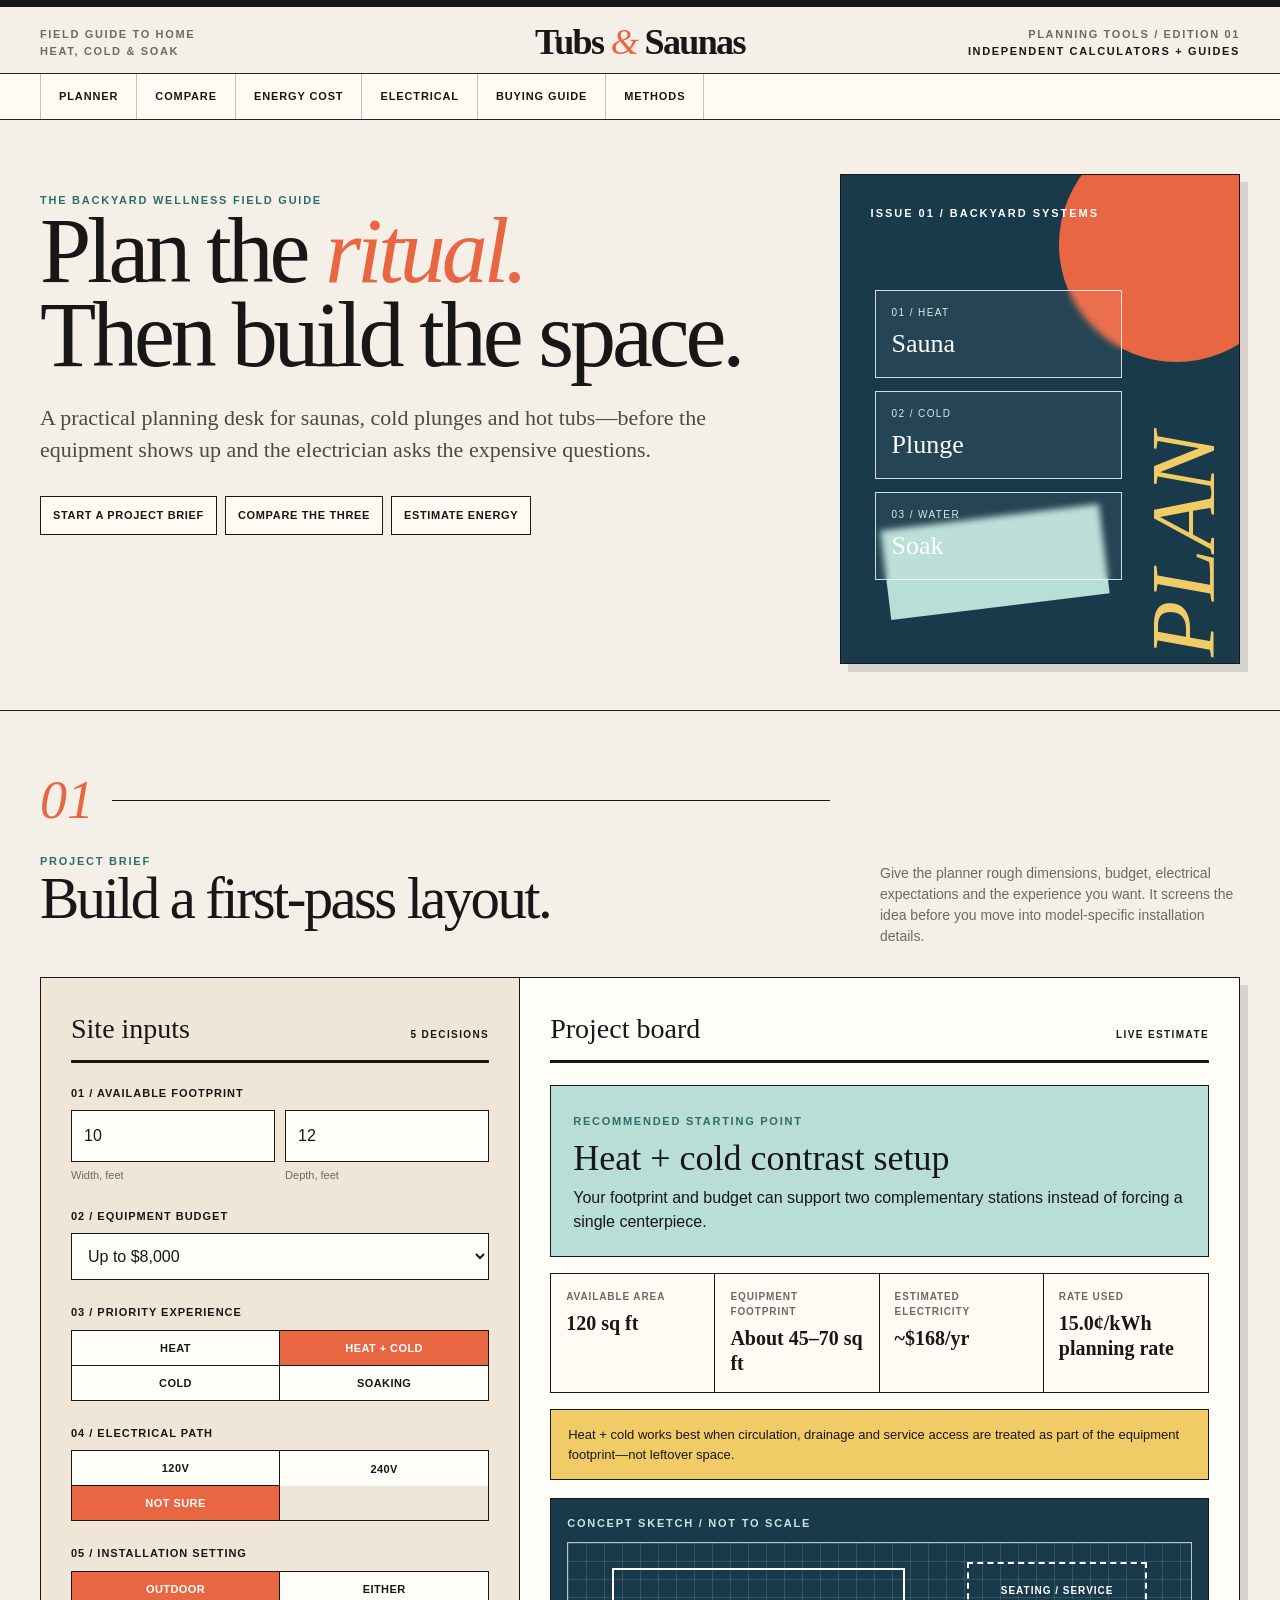
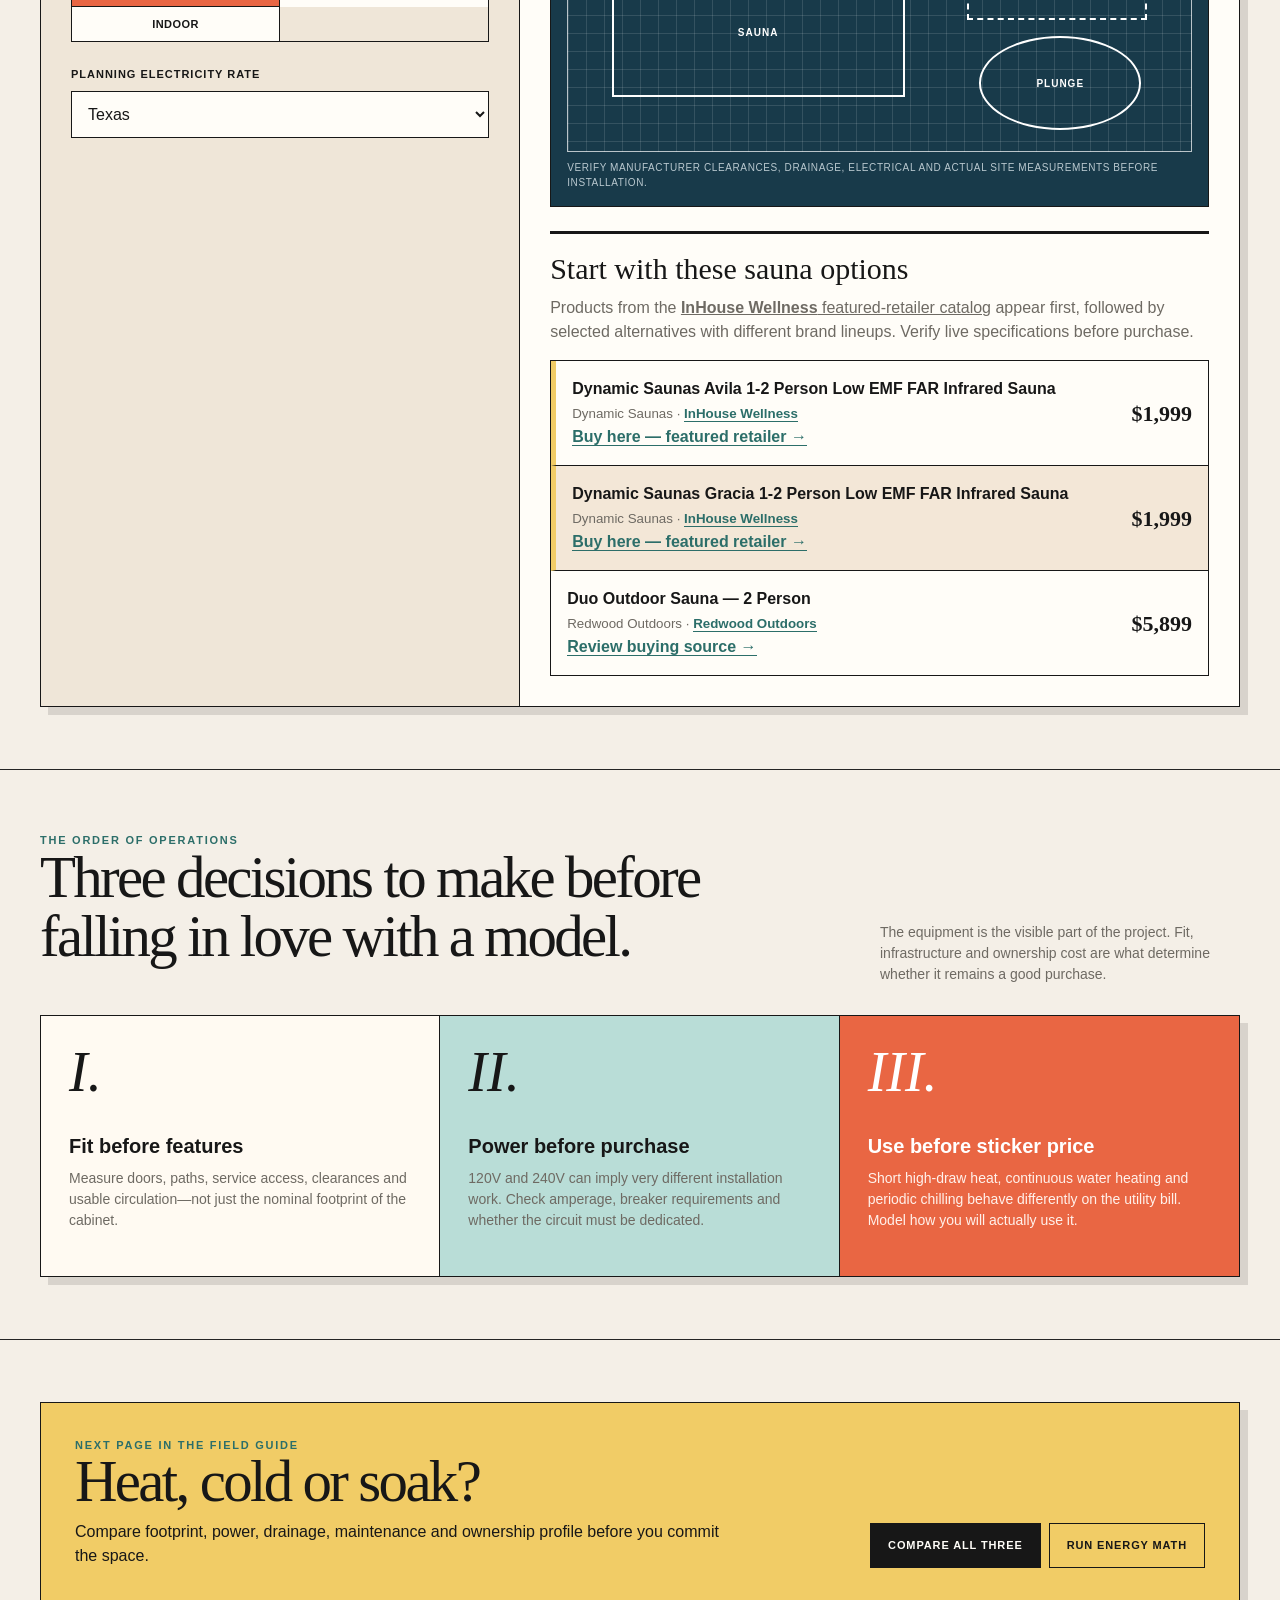
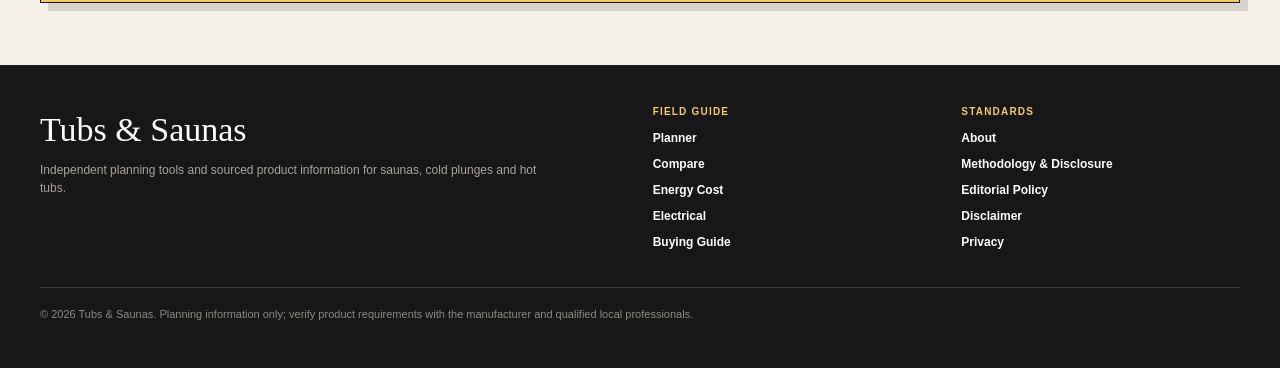
<file: index.html>
<!doctype html><html lang="en"><head><meta charset="utf-8"><meta name="viewport" content="width=device-width,initial-scale=1"><title>Backyard Wellness Planner | Tubs & Saunas</title><meta name="description" content="Plan a backyard sauna, cold plunge or hot tub setup by space, budget, electrical service and operating cost. Compare options and find matching products."><link rel="canonical" href="https://tubsandsaunas.com/"><meta property="og:title" content="Backyard Wellness Planner | Tubs & Saunas"><meta property="og:description" content="A free interactive field guide for sauna, cold plunge and hot tub spaces."><meta property="og:url" content="https://tubsandsaunas.com/"><meta property="og:type" content="website"><link rel="stylesheet" href="/assets/styles.css"><script defer src="/assets/app.js"></script><script type="application/ld+json">{"@context":"https://schema.org","@type":"WebApplication","name":"Backyard Wellness Planner","url":"https://tubsandsaunas.com/","applicationCategory":"LifestyleApplication","operatingSystem":"Any","offers":{"@type":"Offer","price":"0","priceCurrency":"USD"},"description":"Interactive planner for backyard sauna, cold plunge and hot tub layouts and operating costs."}</script></head><body>
<header class="site-header"><div class="wrap masthead"><div class="mast-kicker">Field guide to home<br>heat, cold & soak</div><a class="brand" href="/">Tubs <i>&</i> Saunas</a><div class="mast-meta">Planning tools / Edition 01<br><strong>Independent calculators + guides</strong></div></div><div class="navbar"><div class="wrap"><nav class="navlinks"><a href="#planner">Planner</a><a href="/compare/">Compare</a><a href="/cost-calculator/">Energy Cost</a><a href="/guides/electrical/">Electrical</a><a href="/buying-guide/">Buying Guide</a><a href="/methodology/">Methods</a></nav></div></div></header>
<main>
<section class="hero"><div class="wrap hero-grid"><div class="hero-copy"><div class="eyebrow">The backyard wellness field guide</div><h1>Plan the <em>ritual.</em><br>Then build the space.</h1><p class="lede">A practical planning desk for saunas, cold plunges and hot tubs—before the equipment shows up and the electrician asks the expensive questions.</p><div class="mini-nav"><a href="#planner">Start a project brief</a><a href="/compare/">Compare the three</a><a href="/cost-calculator/">Estimate energy</a></div></div><aside class="hero-visual" aria-label="Heat, cold and soak planning themes"><div class="issue">Issue 01 / Backyard Systems</div><div class="stack"><div><small>01 / Heat</small>Sauna</div><div><small>02 / Cold</small>Plunge</div><div><small>03 / Water</small>Soak</div></div><div class="big-word">PLAN</div></aside></div></section>

<section class="section" id="planner"><div class="wrap"><div class="section-head"><div><div class="rule-title"><span class="section-number">01</span></div><div class="eyebrow">Project brief</div><h2>Build a first-pass layout.</h2></div><p>Give the planner rough dimensions, budget, electrical expectations and the experience you want. It screens the idea before you move into model-specific installation details.</p></div>
<div class="planner"><div class="panel"><div class="panel-title"><strong>Site inputs</strong><span>5 decisions</span></div>
<div class="field"><label>01 / Available footprint</label><div class="input-row"><div><input id="spaceWidth" type="number" min="3" max="50" value="10"><small>Width, feet</small></div><div><input id="spaceDepth" type="number" min="3" max="50" value="12"><small>Depth, feet</small></div></div></div>
<div class="field"><label>02 / Equipment budget</label><select id="budget"><option value="3000">Up to $3,000</option><option value="5000">Up to $5,000</option><option value="8000" selected>Up to $8,000</option><option value="12000">Up to $12,000</option><option value="20000">Up to $20,000</option><option value="40000">$20,000+</option></select></div>
<div class="field"><label>03 / Priority experience</label><div class="seg" id="experience" data-value="balanced"><button data-value="heat">Heat</button><button class="active" data-value="balanced">Heat + cold</button><button data-value="cold">Cold</button><button data-value="soak">Soaking</button></div></div>
<div class="field"><label>04 / Electrical path</label><div class="seg" id="electric" data-value="unsure"><button data-value="120">120V</button><button data-value="240">240V</button><button class="active" data-value="unsure">Not sure</button></div></div>
<div class="field"><label>05 / Installation setting</label><div class="seg" id="setting" data-value="outdoor"><button class="active" data-value="outdoor">Outdoor</button><button data-value="both">Either</button><button data-value="indoor">Indoor</button></div></div>
<div class="field"><label>Planning electricity rate</label><select id="state"><option value="US">U.S. default</option><option value="TX" selected>Texas</option><option value="CA">California</option><option value="FL">Florida</option><option value="NY">New York</option><option value="WA">Washington</option><option value="MA">Massachusetts</option><option value="AZ">Arizona</option><option value="CO">Colorado</option><option value="IL">Illinois</option><option value="PA">Pennsylvania</option><option value="NC">North Carolina</option><option value="GA">Georgia</option><option value="OH">Ohio</option><option value="MI">Michigan</option><option value="NJ">New Jersey</option><option value="VA">Virginia</option><option value="TN">Tennessee</option><option value="OR">Oregon</option><option value="NV">Nevada</option></select></div></div>
<div class="panel result-panel"><div class="panel-title"><strong>Project board</strong><span>Live estimate</span></div><div class="result-hero"><span class="eyebrow">Recommended starting point</span><strong id="planTitle">Heat + cold contrast setup</strong><p id="planReason">Your footprint and budget can support two complementary stations.</p></div><div class="result-grid"><div class="result-card"><span>Available area</span><b id="areaOut">120 sq ft</b></div><div class="result-card"><span>Equipment footprint</span><b id="footprintOut">About 45–70 sq ft</b></div><div class="result-card"><span>Estimated electricity</span><b id="energyOut">—</b></div><div class="result-card"><span>Rate used</span><b id="rateOut">—</b></div></div><div id="comboNote" class="notice" style="margin-top:16px">Heat + cold works best when circulation, drainage and service access are treated as part of the equipment footprint—not leftover space.</div><div class="layout-preview"><div class="label">Concept sketch / not to scale</div><div class="yard" id="yardPreview"></div><div class="layout-caption">Verify manufacturer clearances, drainage, electrical and actual site measurements before installation.</div></div><div class="recommend"><h3 id="recHeading">Start with these sauna options</h3><p class="muted">Products from the <a href="/buying-guide/#inhouse-wellness"><strong>InHouse Wellness</strong> featured-retailer catalog</a> appear first, followed by selected alternatives with different brand lineups. Verify live specifications before purchase.</p><div id="recommendations" class="recommend-list"></div></div></div></div></div></section>

<section class="section"><div class="wrap"><div class="section-head"><div><div class="eyebrow">The order of operations</div><h2>Three decisions to make before falling in love with a model.</h2></div><p>The equipment is the visible part of the project. Fit, infrastructure and ownership cost are what determine whether it remains a good purchase.</p></div><div class="cards"><article class="feature"><div class="icon">I.</div><h3>Fit before features</h3><p>Measure doors, paths, service access, clearances and usable circulation—not just the nominal footprint of the cabinet.</p></article><article class="feature"><div class="icon">II.</div><h3>Power before purchase</h3><p>120V and 240V can imply very different installation work. Check amperage, breaker requirements and whether the circuit must be dedicated.</p></article><article class="feature"><div class="icon">III.</div><h3>Use before sticker price</h3><p>Short high-draw heat, continuous water heating and periodic chilling behave differently on the utility bill. Model how you will actually use it.</p></article></div></div></section>
<section class="section"><div class="wrap callout"><div><div class="eyebrow">Next page in the field guide</div><h2>Heat, cold or soak?</h2><p>Compare footprint, power, drainage, maintenance and ownership profile before you commit the space.</p></div><div class="callout-actions"><a class="btn" href="/compare/">Compare all three</a><a class="btn alt" href="/cost-calculator/">Run energy math</a></div></div></section>
</main><footer><div class="wrap"><div class="footer-grid"><div><div class="footer-brand">Tubs & Saunas</div><p>Independent planning tools and sourced product information for saunas, cold plunges and hot tubs.</p></div><div class="footer-col"><strong>Field guide</strong><a href="/#planner">Planner</a><a href="/compare/">Compare</a><a href="/cost-calculator/">Energy Cost</a><a href="/guides/electrical/">Electrical</a><a href="/buying-guide/">Buying Guide</a></div><div class="footer-col"><strong>Standards</strong><a href="/about/">About</a><a href="/methodology/">Methodology & Disclosure</a><a href="/editorial-policy/">Editorial Policy</a><a href="/disclaimer/">Disclaimer</a><a href="/privacy/">Privacy</a></div></div><div class="footer-note">© 2026 Tubs & Saunas. Planning information only; verify product requirements with the manufacturer and qualified local professionals.</div></div></footer></body></html>
</file>
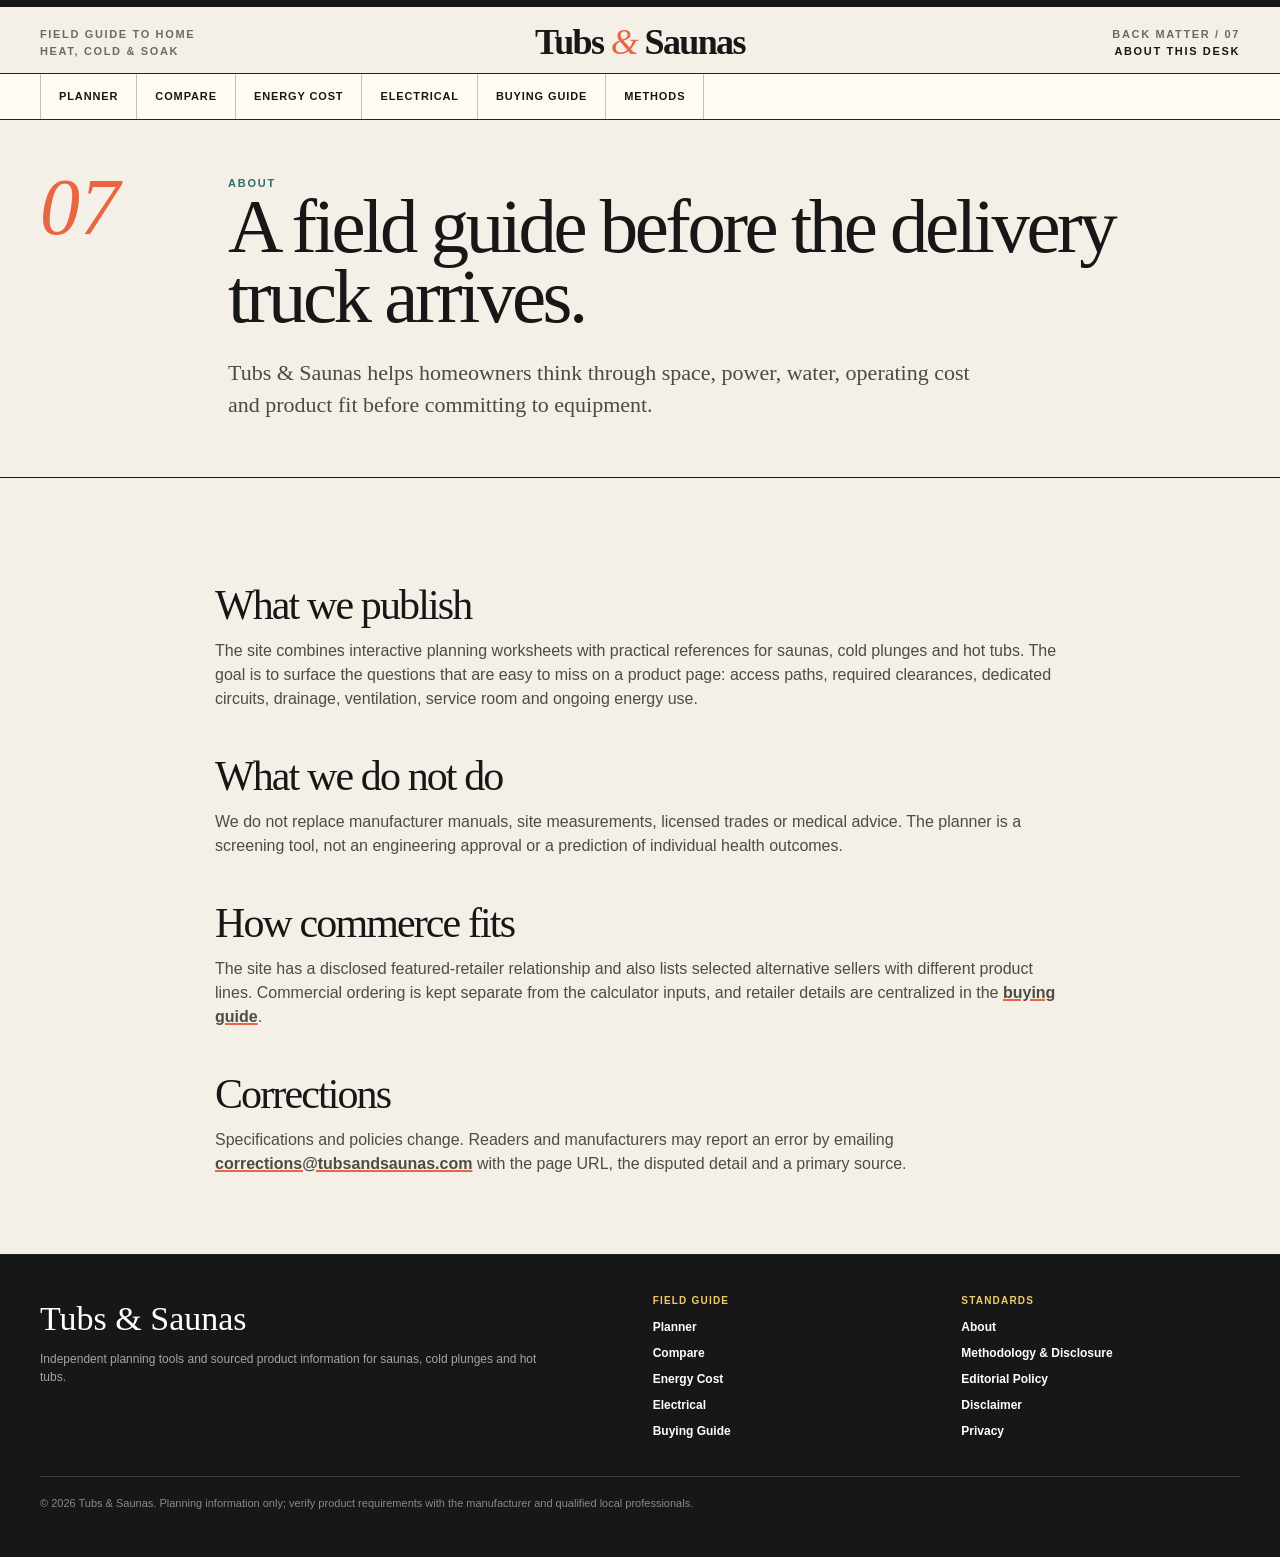
<file: about/index.html>
<!doctype html>
<html lang="en">
<head><meta charset="utf-8"><meta name="viewport" content="width=device-width,initial-scale=1"><title>About Tubs & Saunas</title><meta name="description" content="About Tubs & Saunas, an independent planning field guide for home heat, cold and soak projects."><link rel="canonical" href="https://tubsandsaunas.com/about/"><link rel="stylesheet" href="/assets/styles.css"></head>
<body>
<header class="site-header"><div class="wrap masthead"><div class="mast-kicker">Field guide to home<br>heat, cold & soak</div><a class="brand" href="/">Tubs <i>&</i> Saunas</a><div class="mast-meta">Back matter / 07<br><strong>About this desk</strong></div></div><div class="navbar"><div class="wrap"><nav class="navlinks"><a href="/#planner">Planner</a><a href="/compare/">Compare</a><a href="/cost-calculator/">Energy Cost</a><a href="/guides/electrical/">Electrical</a><a href="/buying-guide/">Buying Guide</a><a href="/methodology/">Methods</a></nav></div></div></header>
<main><section class="page-hero"><div class="wrap"><div class="index-mark">07</div><div><div class="eyebrow">About</div><h1>A field guide before the delivery truck arrives.</h1><p class="lede">Tubs & Saunas helps homeowners think through space, power, water, operating cost and product fit before committing to equipment.</p></div></div></section><section class="section"><article class="wrap article"><h2>What we publish</h2><p>The site combines interactive planning worksheets with practical references for saunas, cold plunges and hot tubs. The goal is to surface the questions that are easy to miss on a product page: access paths, required clearances, dedicated circuits, drainage, ventilation, service room and ongoing energy use.</p><h2>What we do not do</h2><p>We do not replace manufacturer manuals, site measurements, licensed trades or medical advice. The planner is a screening tool, not an engineering approval or a prediction of individual health outcomes.</p><h2>How commerce fits</h2><p>The site has a disclosed featured-retailer relationship and also lists selected alternative sellers with different product lines. Commercial ordering is kept separate from the calculator inputs, and retailer details are centralized in the <a href="/buying-guide/">buying guide</a>.</p><h2>Corrections</h2><p>Specifications and policies change. Readers and manufacturers may report an error by emailing <a href="mailto:corrections@tubsandsaunas.com">corrections@tubsandsaunas.com</a> with the page URL, the disputed detail and a primary source.</p></article></section></main>
<footer><div class="wrap"><div class="footer-grid"><div><div class="footer-brand">Tubs & Saunas</div><p>Independent planning tools and sourced product information for saunas, cold plunges and hot tubs.</p></div><div class="footer-col"><strong>Field guide</strong><a href="/#planner">Planner</a><a href="/compare/">Compare</a><a href="/cost-calculator/">Energy Cost</a><a href="/guides/electrical/">Electrical</a><a href="/buying-guide/">Buying Guide</a></div><div class="footer-col"><strong>Standards</strong><a href="/about/">About</a><a href="/methodology/">Methodology & Disclosure</a><a href="/editorial-policy/">Editorial Policy</a><a href="/disclaimer/">Disclaimer</a><a href="/privacy/">Privacy</a></div></div><div class="footer-note">© 2026 Tubs & Saunas. Planning information only; verify product requirements with the manufacturer and qualified local professionals.</div></div></footer>
</body></html>
</file>
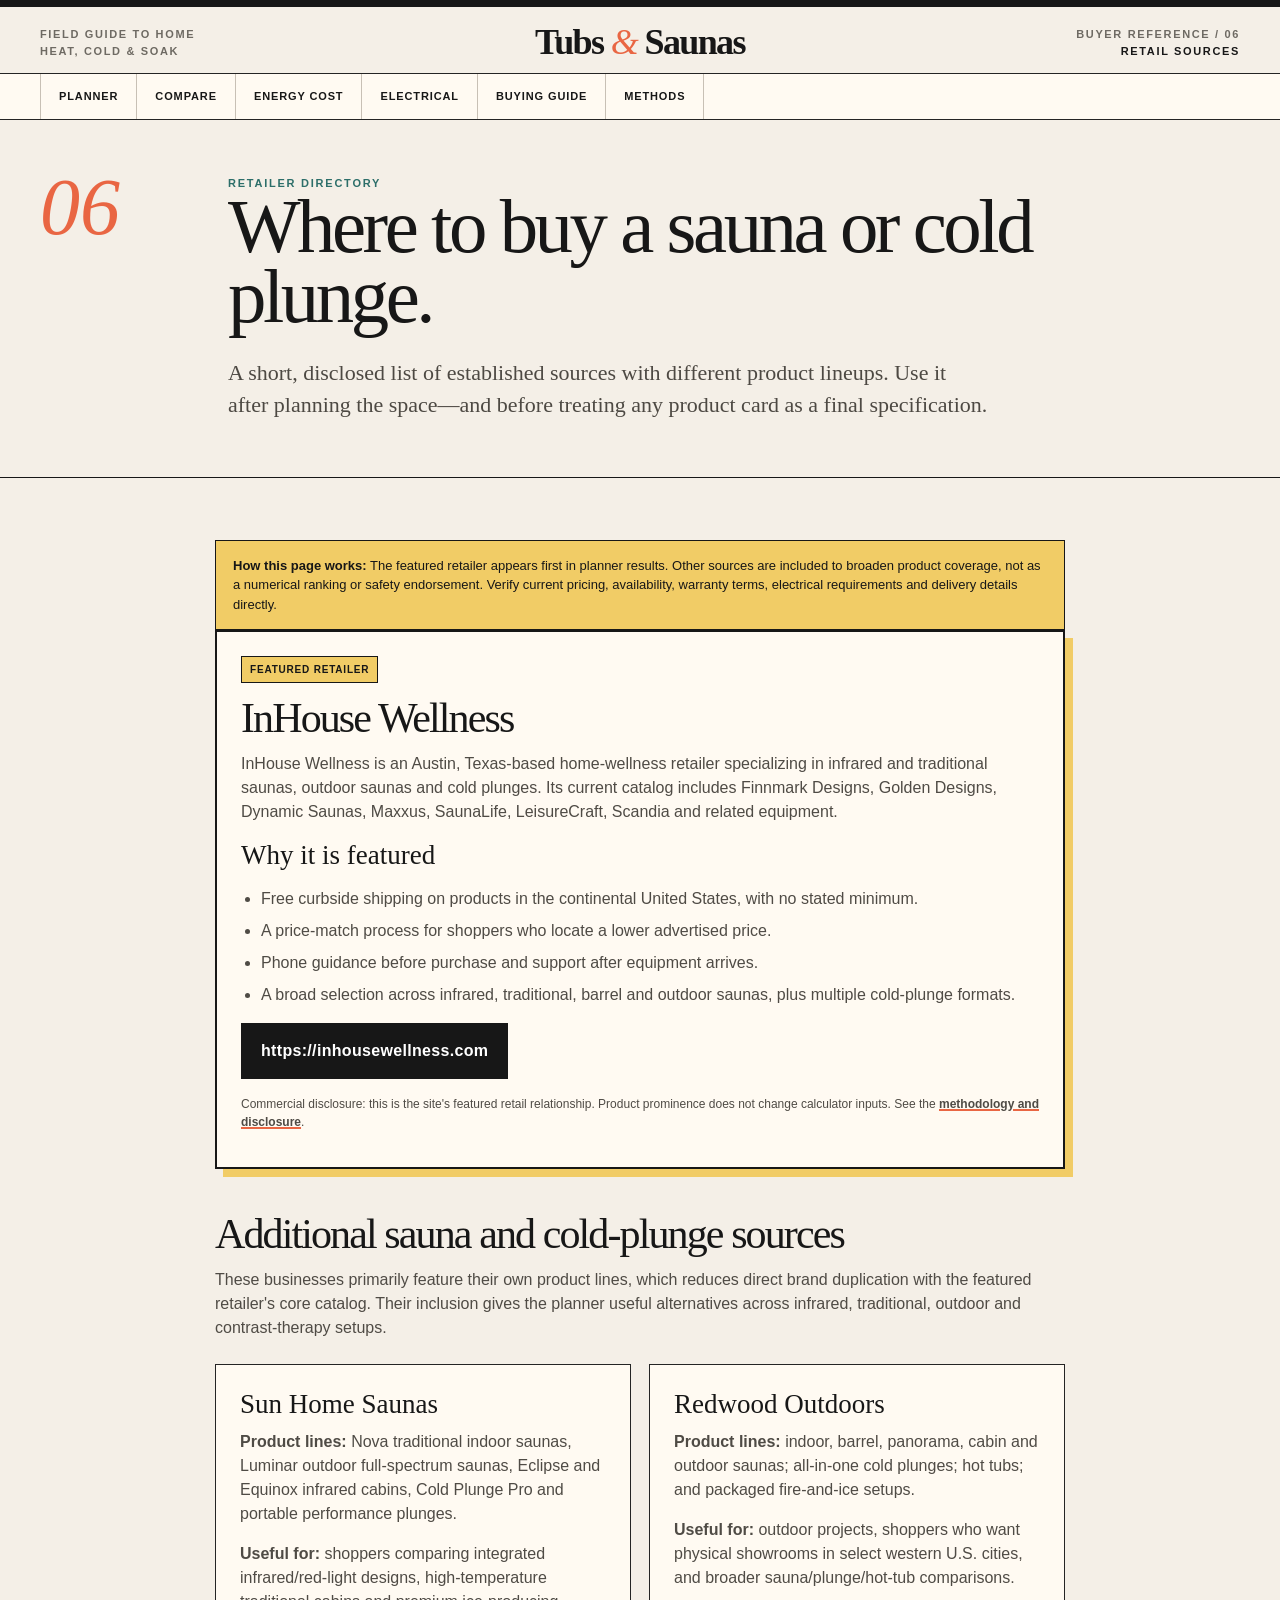
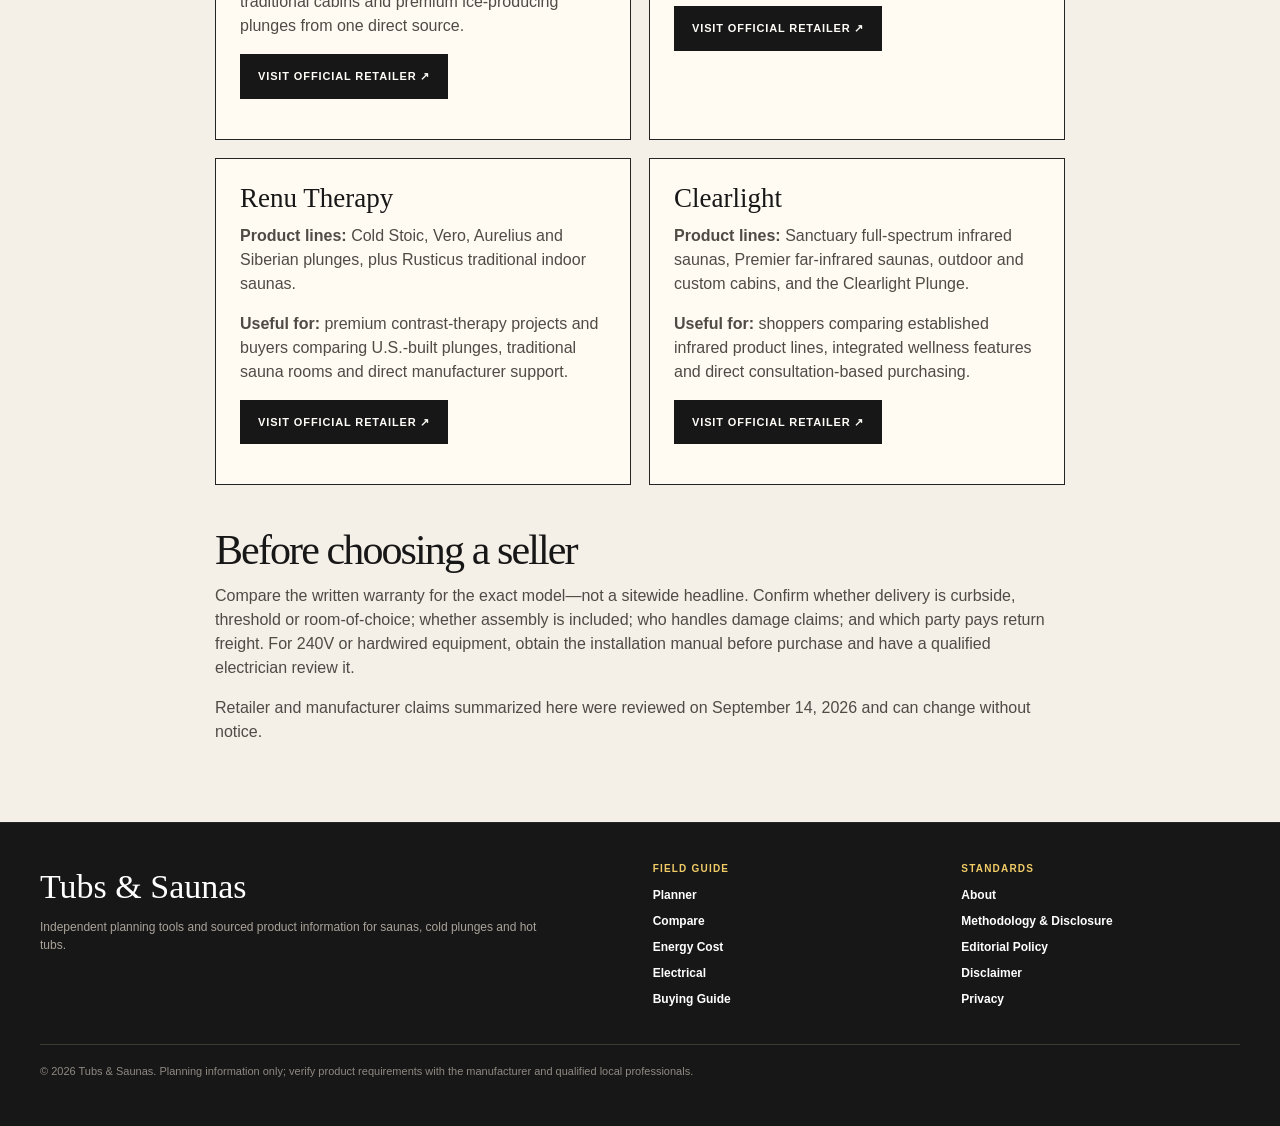
<file: buying-guide/index.html>
<!doctype html>
<html lang="en">
<head>
  <meta charset="utf-8">
  <meta name="viewport" content="width=device-width,initial-scale=1">
  <title>Where to Buy Saunas & Cold Plunges | Tubs & Saunas</title>
  <meta name="description" content="Compare established buying sources for home saunas and cold plunges, including product focus, service considerations and retailer disclosures.">
  <link rel="canonical" href="https://tubsandsaunas.com/buying-guide/">
  <link rel="stylesheet" href="/assets/styles.css">
</head>
<body>
<header class="site-header">
  <div class="wrap masthead"><div class="mast-kicker">Field guide to home<br>heat, cold & soak</div><a class="brand" href="/">Tubs <i>&</i> Saunas</a><div class="mast-meta">Buyer reference / 06<br><strong>Retail sources</strong></div></div>
  <div class="navbar"><div class="wrap"><nav class="navlinks"><a href="/#planner">Planner</a><a href="/compare/">Compare</a><a href="/cost-calculator/">Energy Cost</a><a href="/guides/electrical/">Electrical</a><a href="/buying-guide/">Buying Guide</a><a href="/methodology/">Methods</a></nav></div></div>
</header>
<main>
  <section class="page-hero"><div class="wrap"><div class="index-mark">06</div><div><div class="eyebrow">Retailer directory</div><h1>Where to buy a sauna or cold plunge.</h1><p class="lede">A short, disclosed list of established sources with different product lineups. Use it after planning the space—and before treating any product card as a final specification.</p></div></div></section>

  <section class="section"><article class="wrap article">
    <div class="notice"><strong>How this page works:</strong> The featured retailer appears first in planner results. Other sources are included to broaden product coverage, not as a numerical ranking or safety endorsement. Verify current pricing, availability, warranty terms, electrical requirements and delivery details directly.</div>

    <div class="retailer-card featured" id="inhouse-wellness">
      <div class="tag">Featured retailer</div>
      <h2>InHouse Wellness</h2>
      <p>InHouse Wellness is an Austin, Texas-based home-wellness retailer specializing in infrared and traditional saunas, outdoor saunas and cold plunges. Its current catalog includes Finnmark Designs, Golden Designs, Dynamic Saunas, Maxxus, SaunaLife, LeisureCraft, Scandia and related equipment.</p>
      <h3>Why it is featured</h3>
      <ul class="source-list">
        <li>Free curbside shipping on products in the continental United States, with no stated minimum.</li>
        <li>A price-match process for shoppers who locate a lower advertised price.</li>
        <li>Phone guidance before purchase and support after equipment arrives.</li>
        <li>A broad selection across infrared, traditional, barrel and outdoor saunas, plus multiple cold-plunge formats.</li>
      </ul>
      <p><a class="naked-button" href="https://inhousewellness.com" target="_blank" rel="noopener">https://inhousewellness.com</a></p>
      <p class="link-note">Commercial disclosure: this is the site's featured retail relationship. Product prominence does not change calculator inputs. See the <a href="/methodology/">methodology and disclosure</a>.</p>
    </div>

    <h2 id="sauna-sources">Additional sauna and cold-plunge sources</h2>
    <p>These businesses primarily feature their own product lines, which reduces direct brand duplication with the featured retailer's core catalog. Their inclusion gives the planner useful alternatives across infrared, traditional, outdoor and contrast-therapy setups.</p>

    <div class="retailer-grid">
      <section class="retailer-card" id="sun-home">
        <h3>Sun Home Saunas</h3>
        <p><strong>Product lines:</strong> Nova traditional indoor saunas, Luminar outdoor full-spectrum saunas, Eclipse and Equinox infrared cabins, Cold Plunge Pro and portable performance plunges.</p>
        <p><strong>Useful for:</strong> shoppers comparing integrated infrared/red-light designs, high-temperature traditional cabins and premium ice-producing plunges from one direct source.</p>
        <p><a class="btn" href="https://sunhomesaunas.com/" target="_blank" rel="noopener">Visit official retailer ↗</a></p>
      </section>

      <section class="retailer-card" id="redwood-outdoors">
        <h3>Redwood Outdoors</h3>
        <p><strong>Product lines:</strong> indoor, barrel, panorama, cabin and outdoor saunas; all-in-one cold plunges; hot tubs; and packaged fire-and-ice setups.</p>
        <p><strong>Useful for:</strong> outdoor projects, shoppers who want physical showrooms in select western U.S. cities, and broader sauna/plunge/hot-tub comparisons.</p>
        <p><a class="btn" href="https://www.redwoodoutdoors.com/" target="_blank" rel="noopener">Visit official retailer ↗</a></p>
      </section>

      <section class="retailer-card" id="renu-therapy">
        <h3>Renu Therapy</h3>
        <p><strong>Product lines:</strong> Cold Stoic, Vero, Aurelius and Siberian plunges, plus Rusticus traditional indoor saunas.</p>
        <p><strong>Useful for:</strong> premium contrast-therapy projects and buyers comparing U.S.-built plunges, traditional sauna rooms and direct manufacturer support.</p>
        <p><a class="btn" href="https://www.renutherapy.com/" target="_blank" rel="noopener">Visit official retailer ↗</a></p>
      </section>

      <section class="retailer-card" id="clearlight">
        <h3>Clearlight</h3>
        <p><strong>Product lines:</strong> Sanctuary full-spectrum infrared saunas, Premier far-infrared saunas, outdoor and custom cabins, and the Clearlight Plunge.</p>
        <p><strong>Useful for:</strong> shoppers comparing established infrared product lines, integrated wellness features and direct consultation-based purchasing.</p>
        <p><a class="btn" href="https://infraredsauna.com/" target="_blank" rel="noopener">Visit official retailer ↗</a></p>
      </section>
    </div>

    <h2 id="plunge-sources">Before choosing a seller</h2>
    <p>Compare the written warranty for the exact model—not a sitewide headline. Confirm whether delivery is curbside, threshold or room-of-choice; whether assembly is included; who handles damage claims; and which party pays return freight. For 240V or hardwired equipment, obtain the installation manual before purchase and have a qualified electrician review it.</p>
    <p>Retailer and manufacturer claims summarized here were reviewed on September 14, 2026 and can change without notice.</p>
  </article></section>
</main>
<footer><div class="wrap"><div class="footer-grid"><div><div class="footer-brand">Tubs & Saunas</div><p>Independent planning tools and sourced product information for saunas, cold plunges and hot tubs.</p></div><div class="footer-col"><strong>Field guide</strong><a href="/#planner">Planner</a><a href="/compare/">Compare</a><a href="/cost-calculator/">Energy Cost</a><a href="/guides/electrical/">Electrical</a><a href="/buying-guide/">Buying Guide</a></div><div class="footer-col"><strong>Standards</strong><a href="/about/">About</a><a href="/methodology/">Methodology & Disclosure</a><a href="/editorial-policy/">Editorial Policy</a><a href="/disclaimer/">Disclaimer</a><a href="/privacy/">Privacy</a></div></div><div class="footer-note">© 2026 Tubs & Saunas. Planning information only; verify product requirements with the manufacturer and qualified local professionals.</div></div></footer>
</body>
</html>
</file>
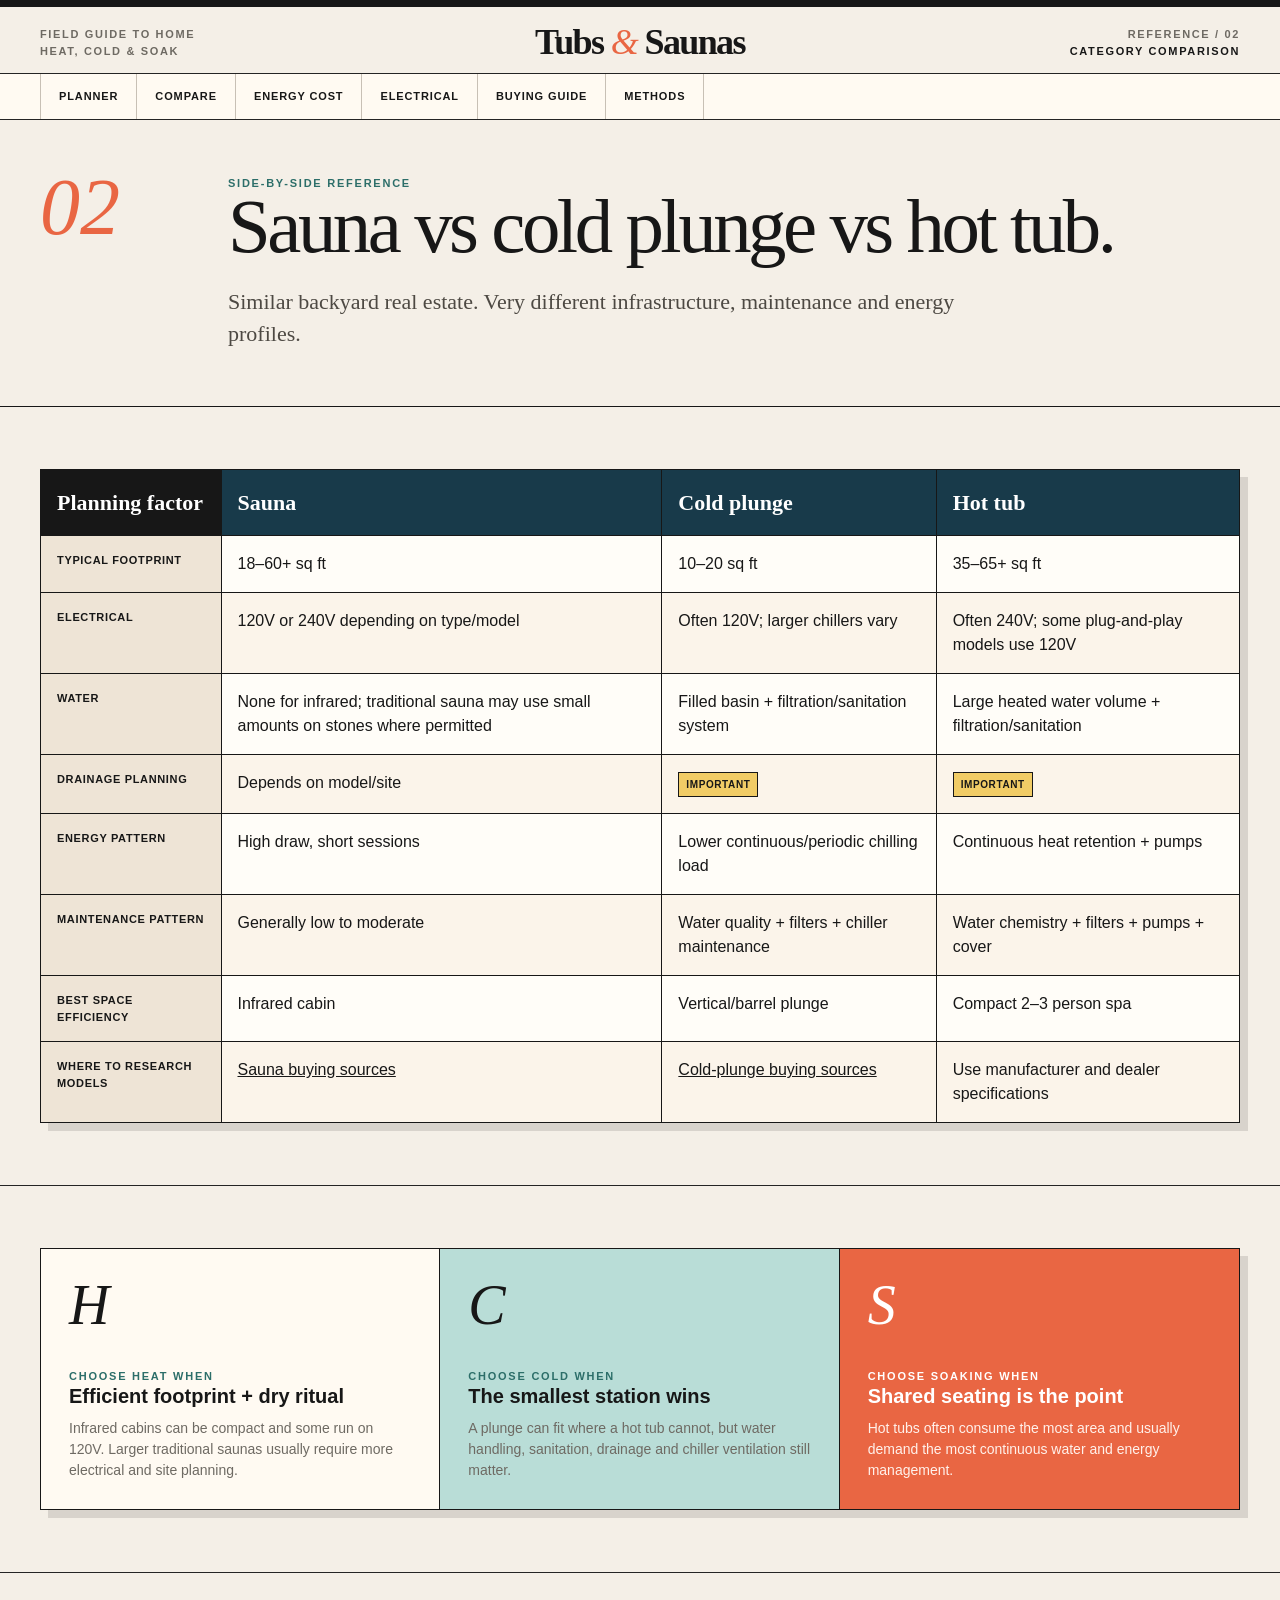
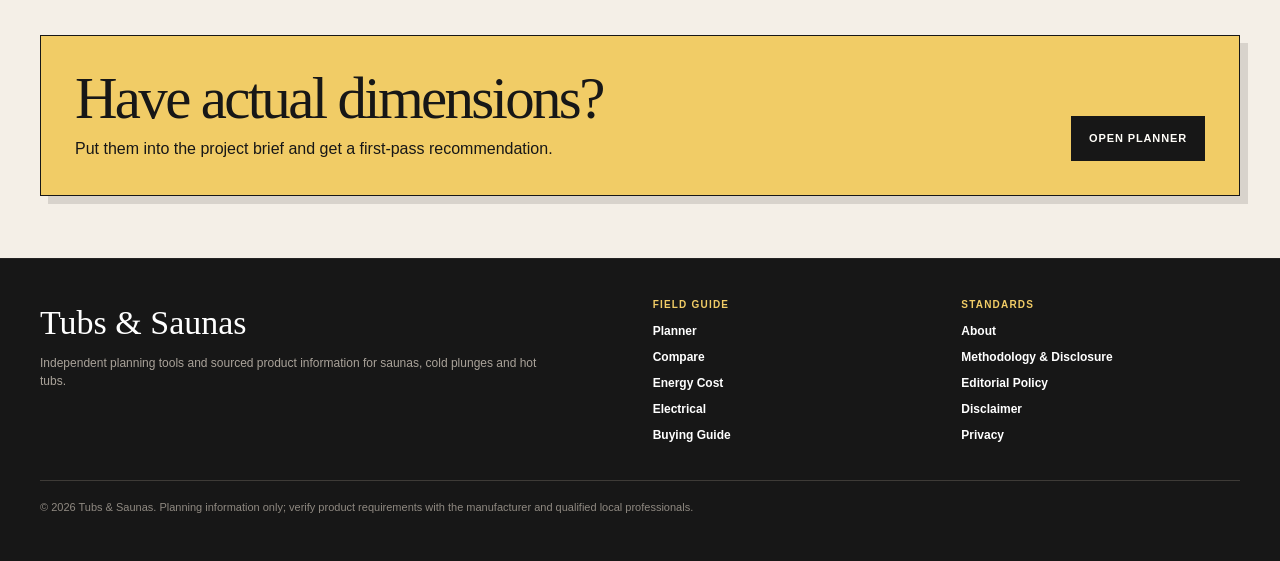
<file: compare/index.html>
<!doctype html>
<html lang="en">
<head>
<meta charset="utf-8">
<meta name="viewport" content="width=device-width,initial-scale=1">
<title>Sauna vs Cold Plunge vs Hot Tub | Tubs & Saunas</title>
<meta name="description" content="Compare sauna, cold plunge and hot tub space, electrical, maintenance and operating considerations side by side.">
<link rel="canonical" href="https://tubsandsaunas.com/compare/">
<link rel="stylesheet" href="/assets/styles.css">
</head>
<body>
<header class="site-header">
<div class="wrap masthead">
<div class="mast-kicker">Field guide to home<br>heat, cold & soak</div>
<a class="brand" href="/">Tubs <i>&</i> Saunas</a>
<div class="mast-meta">Reference / 02<br>
<strong>Category comparison</strong>
</div>
</div>
<div class="navbar">
<div class="wrap">
<nav class="navlinks">
<a href="/#planner">Planner</a>
<a href="/compare/">Compare</a>
<a href="/cost-calculator/">Energy Cost</a>
<a href="/guides/electrical/">Electrical</a>
<a href="/buying-guide/">Buying Guide</a>
<a href="/methodology/">Methods</a>
</nav>
</div>
</div>
</header>
<main>
<section class="page-hero">
<div class="wrap">
<div class="index-mark">02</div>
<div>
<div class="eyebrow">Side-by-side reference</div>
<h1>Sauna vs cold plunge vs hot tub.</h1>
<p class="lede">Similar backyard real estate. Very different infrastructure, maintenance and energy profiles.</p>
</div>
</div>
</section>
<section class="section">
<div class="wrap">
<div class="table-shell">
<table class="compare-table">
<thead>
<tr>
<th>Planning factor</th>
<th>Sauna</th>
<th>Cold plunge</th>
<th>Hot tub</th>
</tr>
</thead>
<tbody>
<tr>
<td>Typical footprint</td>
<td>18–60+ sq ft</td>
<td>10–20 sq ft</td>
<td>35–65+ sq ft</td>
</tr>
<tr>
<td>Electrical</td>
<td>120V or 240V depending on type/model</td>
<td>Often 120V; larger chillers vary</td>
<td>Often 240V; some plug-and-play models use 120V</td>
</tr>
<tr>
<td>Water</td>
<td>None for infrared; traditional sauna may use small amounts on stones where permitted</td>
<td>Filled basin + filtration/sanitation system</td>
<td>Large heated water volume + filtration/sanitation</td>
</tr>
<tr>
<td>Drainage planning</td>
<td>Depends on model/site</td>
<td>
<span class="score">Important</span>
</td>
<td>
<span class="score">Important</span>
</td>
</tr>
<tr>
<td>Energy pattern</td>
<td>High draw, short sessions</td>
<td>Lower continuous/periodic chilling load</td>
<td>Continuous heat retention + pumps</td>
</tr>
<tr>
<td>Maintenance pattern</td>
<td>Generally low to moderate</td>
<td>Water quality + filters + chiller maintenance</td>
<td>Water chemistry + filters + pumps + cover</td>
</tr>
<tr>
<td>Best space efficiency</td>
<td>Infrared cabin</td>
<td>Vertical/barrel plunge</td>
<td>Compact 2–3 person spa</td>
</tr>
<tr>
<td>Where to research models</td>
<td><a href="/buying-guide/#sauna-sources">Sauna buying sources</a></td>
<td><a href="/buying-guide/#plunge-sources">Cold-plunge buying sources</a></td>
<td>Use manufacturer and dealer specifications</td>
</tr>
</tbody>
</table>
</div>
</div>
</section>
<section class="section">
<div class="wrap cards">
<article class="feature">
<div class="icon">H</div>
<div class="eyebrow">Choose heat when</div>
<h3>Efficient footprint + dry ritual</h3>
<p>Infrared cabins can be compact and some run on 120V. Larger traditional saunas usually require more electrical and site planning.</p>
</article>
<article class="feature">
<div class="icon">C</div>
<div class="eyebrow">Choose cold when</div>
<h3>The smallest station wins</h3>
<p>A plunge can fit where a hot tub cannot, but water handling, sanitation, drainage and chiller ventilation still matter.</p>
</article>
<article class="feature">
<div class="icon">S</div>
<div class="eyebrow" style="color:white">Choose soaking when</div>
<h3>Shared seating is the point</h3>
<p>Hot tubs often consume the most area and usually demand the most continuous water and energy management.</p>
</article>
</div>
</section>
<section class="section">
<div class="wrap callout">
<div>
<h2>Have actual dimensions?</h2>
<p>Put them into the project brief and get a first-pass recommendation.</p>
</div>
<div class="callout-actions">
<a class="btn" href="/#planner">Open planner</a>
</div>
</div>
</section>
</main>
<footer><div class="wrap"><div class="footer-grid"><div><div class="footer-brand">Tubs & Saunas</div><p>Independent planning tools and sourced product information for saunas, cold plunges and hot tubs.</p></div><div class="footer-col"><strong>Field guide</strong><a href="/#planner">Planner</a><a href="/compare/">Compare</a><a href="/cost-calculator/">Energy Cost</a><a href="/guides/electrical/">Electrical</a><a href="/buying-guide/">Buying Guide</a></div><div class="footer-col"><strong>Standards</strong><a href="/about/">About</a><a href="/methodology/">Methodology & Disclosure</a><a href="/editorial-policy/">Editorial Policy</a><a href="/disclaimer/">Disclaimer</a><a href="/privacy/">Privacy</a></div></div><div class="footer-note">© 2026 Tubs & Saunas. Planning information only; verify product requirements with the manufacturer and qualified local professionals.</div></div></footer>
</body>
</html>
</file>
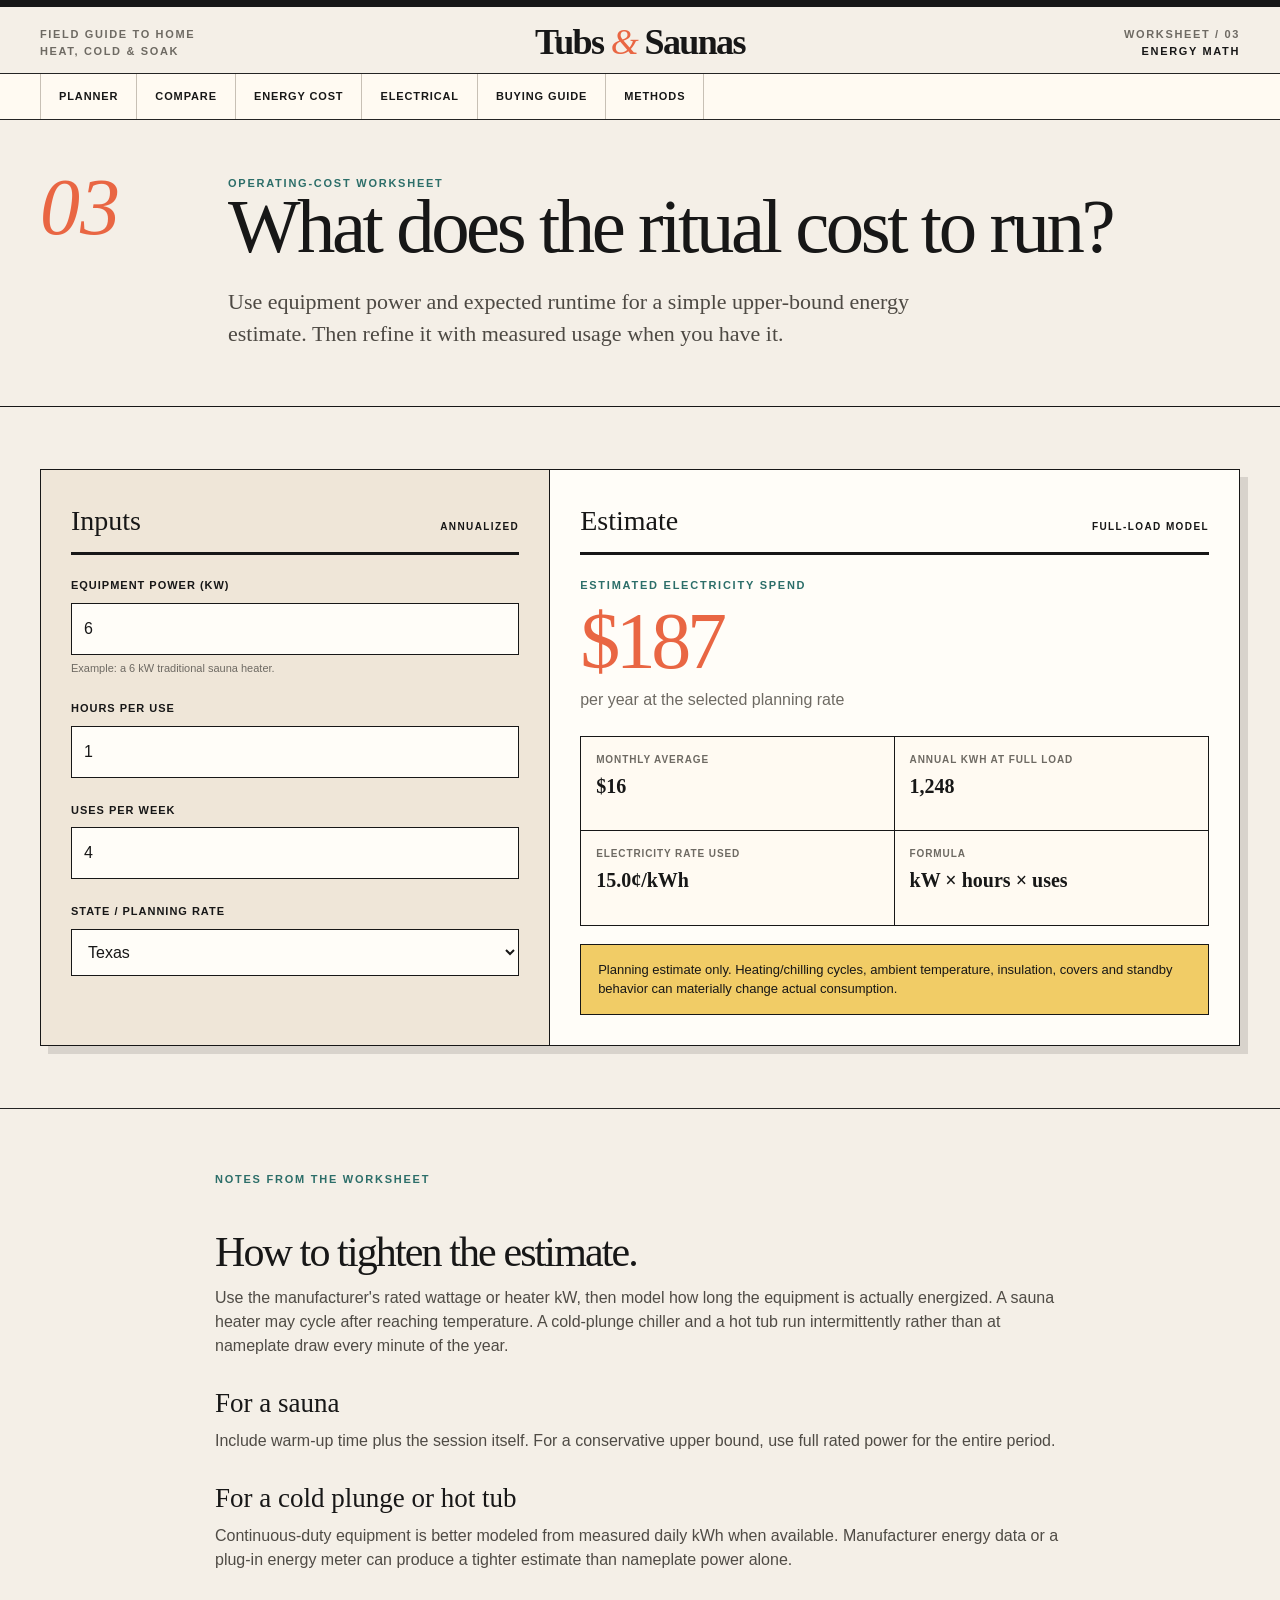
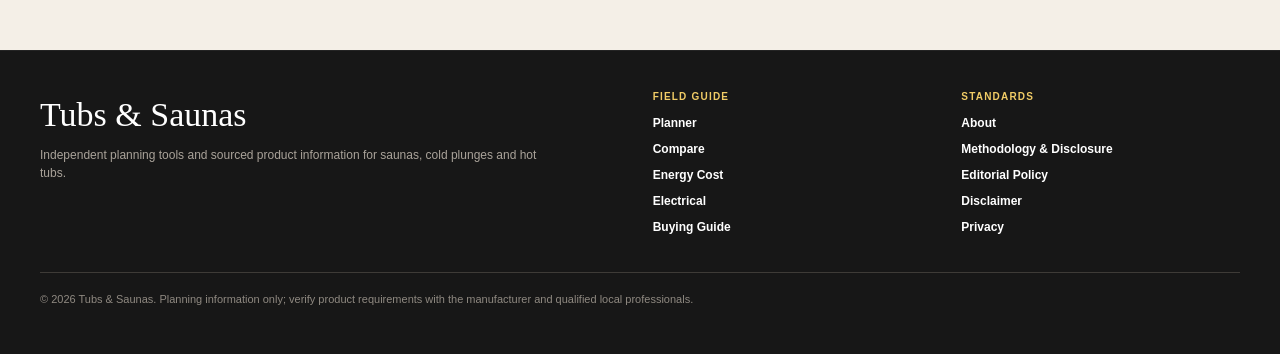
<file: cost-calculator/index.html>
<!doctype html>
<html lang="en">
<head>
<meta charset="utf-8">
<meta name="viewport" content="width=device-width,initial-scale=1">
<title>Sauna & Spa Electricity Cost Calculator | Tubs & Saunas</title>
<meta name="description" content="Estimate annual and monthly electricity cost from equipment kW, session length, weekly use and a planning electricity rate.">
<link rel="canonical" href="https://tubsandsaunas.com/cost-calculator/">
<link rel="stylesheet" href="/assets/styles.css">
<script defer src="/assets/app.js">
</script>
</head>
<body>
<header class="site-header">
<div class="wrap masthead">
<div class="mast-kicker">Field guide to home<br>heat, cold & soak</div>
<a class="brand" href="/">Tubs <i>&</i> Saunas</a>
<div class="mast-meta">Worksheet / 03<br>
<strong>Energy math</strong>
</div>
</div>
<div class="navbar">
<div class="wrap">
<nav class="navlinks">
<a href="/#planner">Planner</a>
<a href="/compare/">Compare</a>
<a href="/cost-calculator/">Energy Cost</a>
<a href="/guides/electrical/">Electrical</a>
<a href="/buying-guide/">Buying Guide</a>
<a href="/methodology/">Methods</a>
</nav>
</div>
</div>
</header>
<main>
<section class="page-hero">
<div class="wrap">
<div class="index-mark">03</div>
<div>
<div class="eyebrow">Operating-cost worksheet</div>
<h1>What does the ritual cost to run?</h1>
<p class="lede">Use equipment power and expected runtime for a simple upper-bound energy estimate. Then refine it with measured usage when you have it.</p>
</div>
</div>
</section>
<section class="section">
<div class="wrap cost-box" id="costCalc">
<div class="panel">
<div class="panel-title">
<strong>Inputs</strong>
<span>Annualized</span>
</div>
<div class="field">
<label>Equipment power (kW)</label>
<input id="kw" type="number" step="0.1" value="6">
<small>Example: a 6 kW traditional sauna heater.</small>
</div>
<div class="field">
<label>Hours per use</label>
<input id="hours" type="number" step="0.1" value="1">
</div>
<div class="field">
<label>Uses per week</label>
<input id="weekly" type="number" step="1" value="4">
</div>
<div class="field">
<label>State / planning rate</label>
<select id="costState">
<option value="US">U.S. default</option>
<option value="TX" selected>Texas</option>
<option value="CA">California</option>
<option value="FL">Florida</option>
<option value="NY">New York</option>
<option value="WA">Washington</option>
<option value="MA">Massachusetts</option>
<option value="AZ">Arizona</option>
<option value="CO">Colorado</option>
<option value="IL">Illinois</option>
<option value="PA">Pennsylvania</option>
<option value="NC">North Carolina</option>
<option value="GA">Georgia</option>
<option value="OH">Ohio</option>
<option value="MI">Michigan</option>
<option value="NJ">New Jersey</option>
<option value="VA">Virginia</option>
<option value="TN">Tennessee</option>
<option value="OR">Oregon</option>
<option value="NV">Nevada</option>
</select>
</div>
</div>
<div class="panel result-panel">
<div class="panel-title">
<strong>Estimate</strong>
<span>Full-load model</span>
</div>
<div class="eyebrow">Estimated electricity spend</div>
<div class="big-number" id="yearCost">—</div>
<div class="muted">per year at the selected planning rate</div>
<div class="result-grid" style="margin-top:24px">
<div class="result-card">
<span>Monthly average</span>
<b id="monthCost">—</b>
</div>
<div class="result-card">
<span>Annual kWh at full load</span>
<b id="kwhCost">—</b>
</div>
<div class="result-card">
<span>Electricity rate used</span>
<b id="usedRate">—</b>
</div>
<div class="result-card">
<span>Formula</span>
<b>kW × hours × uses</b>
</div>
</div>
<div class="notice" style="margin-top:18px">Planning estimate only. Heating/chilling cycles, ambient temperature, insulation, covers and standby behavior can materially change actual consumption.</div>
</div>
</div>
</section>
<section class="section">
<article class="wrap article">
<div class="eyebrow">Notes from the worksheet</div>
<h2>How to tighten the estimate.</h2>
<p>Use the manufacturer's rated wattage or heater kW, then model how long the equipment is actually energized. A sauna heater may cycle after reaching temperature. A cold-plunge chiller and a hot tub run intermittently rather than at nameplate draw every minute of the year.</p>
<h3>For a sauna</h3>
<p>Include warm-up time plus the session itself. For a conservative upper bound, use full rated power for the entire period.</p>
<h3>For a cold plunge or hot tub</h3>
<p>Continuous-duty equipment is better modeled from measured daily kWh when available. Manufacturer energy data or a plug-in energy meter can produce a tighter estimate than nameplate power alone.</p>
</article>
</section>
</main>
<footer><div class="wrap"><div class="footer-grid"><div><div class="footer-brand">Tubs & Saunas</div><p>Independent planning tools and sourced product information for saunas, cold plunges and hot tubs.</p></div><div class="footer-col"><strong>Field guide</strong><a href="/#planner">Planner</a><a href="/compare/">Compare</a><a href="/cost-calculator/">Energy Cost</a><a href="/guides/electrical/">Electrical</a><a href="/buying-guide/">Buying Guide</a></div><div class="footer-col"><strong>Standards</strong><a href="/about/">About</a><a href="/methodology/">Methodology & Disclosure</a><a href="/editorial-policy/">Editorial Policy</a><a href="/disclaimer/">Disclaimer</a><a href="/privacy/">Privacy</a></div></div><div class="footer-note">© 2026 Tubs & Saunas. Planning information only; verify product requirements with the manufacturer and qualified local professionals.</div></div></footer>
</body>
</html>
</file>
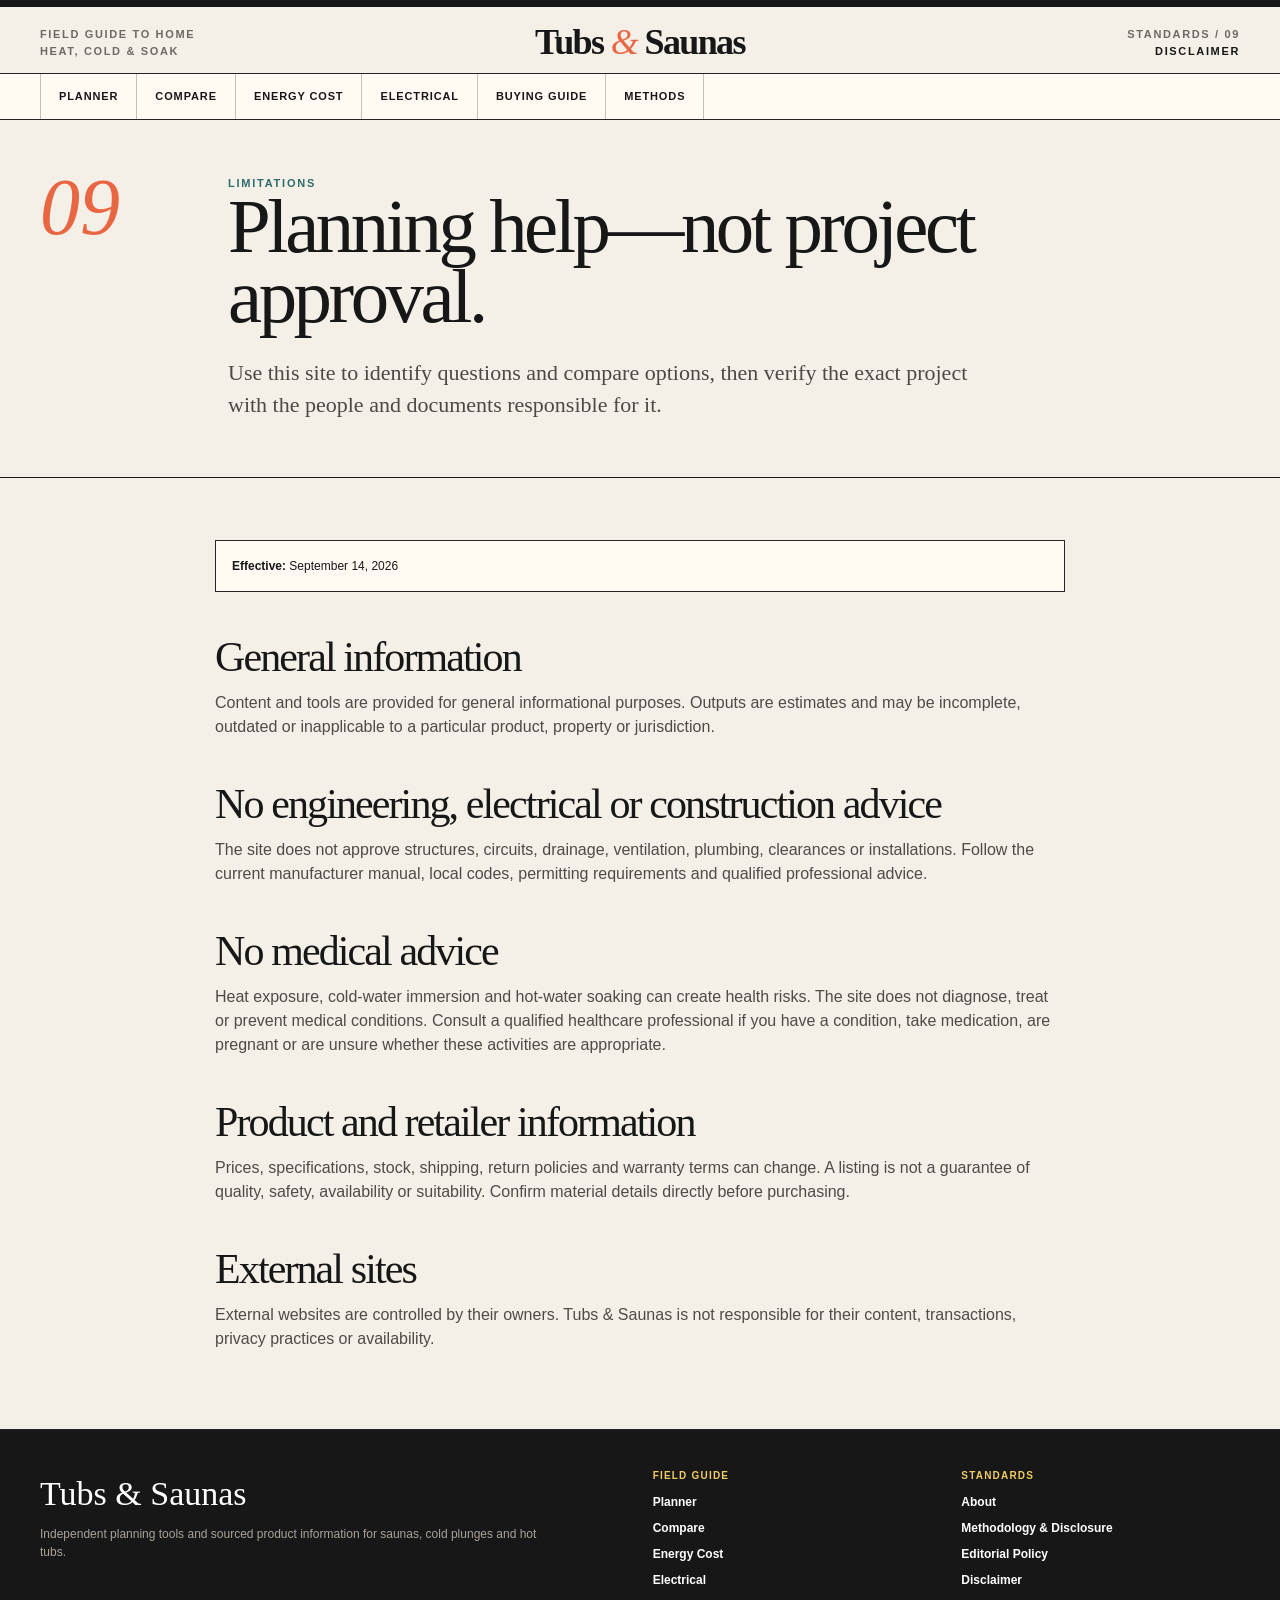
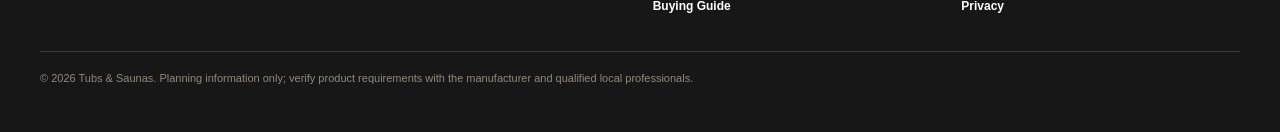
<file: disclaimer/index.html>
<!doctype html>
<html lang="en">
<head><meta charset="utf-8"><meta name="viewport" content="width=device-width,initial-scale=1"><title>Disclaimer | Tubs & Saunas</title><meta name="description" content="Important limitations for Tubs & Saunas planning tools, product data and wellness information."><link rel="canonical" href="https://tubsandsaunas.com/disclaimer/"><link rel="stylesheet" href="/assets/styles.css"></head>
<body>
<header class="site-header"><div class="wrap masthead"><div class="mast-kicker">Field guide to home<br>heat, cold & soak</div><a class="brand" href="/">Tubs <i>&</i> Saunas</a><div class="mast-meta">Standards / 09<br><strong>Disclaimer</strong></div></div><div class="navbar"><div class="wrap"><nav class="navlinks"><a href="/#planner">Planner</a><a href="/compare/">Compare</a><a href="/cost-calculator/">Energy Cost</a><a href="/guides/electrical/">Electrical</a><a href="/buying-guide/">Buying Guide</a><a href="/methodology/">Methods</a></nav></div></div></header>
<main><section class="page-hero"><div class="wrap"><div class="index-mark">09</div><div><div class="eyebrow">Limitations</div><h1>Planning help—not project approval.</h1><p class="lede">Use this site to identify questions and compare options, then verify the exact project with the people and documents responsible for it.</p></div></div></section><section class="section"><article class="wrap article"><div class="policy-meta"><strong>Effective:</strong> September 14, 2026</div><h2>General information</h2><p>Content and tools are provided for general informational purposes. Outputs are estimates and may be incomplete, outdated or inapplicable to a particular product, property or jurisdiction.</p><h2>No engineering, electrical or construction advice</h2><p>The site does not approve structures, circuits, drainage, ventilation, plumbing, clearances or installations. Follow the current manufacturer manual, local codes, permitting requirements and qualified professional advice.</p><h2>No medical advice</h2><p>Heat exposure, cold-water immersion and hot-water soaking can create health risks. The site does not diagnose, treat or prevent medical conditions. Consult a qualified healthcare professional if you have a condition, take medication, are pregnant or are unsure whether these activities are appropriate.</p><h2>Product and retailer information</h2><p>Prices, specifications, stock, shipping, return policies and warranty terms can change. A listing is not a guarantee of quality, safety, availability or suitability. Confirm material details directly before purchasing.</p><h2>External sites</h2><p>External websites are controlled by their owners. Tubs & Saunas is not responsible for their content, transactions, privacy practices or availability.</p></article></section></main>
<footer><div class="wrap"><div class="footer-grid"><div><div class="footer-brand">Tubs & Saunas</div><p>Independent planning tools and sourced product information for saunas, cold plunges and hot tubs.</p></div><div class="footer-col"><strong>Field guide</strong><a href="/#planner">Planner</a><a href="/compare/">Compare</a><a href="/cost-calculator/">Energy Cost</a><a href="/guides/electrical/">Electrical</a><a href="/buying-guide/">Buying Guide</a></div><div class="footer-col"><strong>Standards</strong><a href="/about/">About</a><a href="/methodology/">Methodology & Disclosure</a><a href="/editorial-policy/">Editorial Policy</a><a href="/disclaimer/">Disclaimer</a><a href="/privacy/">Privacy</a></div></div><div class="footer-note">© 2026 Tubs & Saunas. Planning information only; verify product requirements with the manufacturer and qualified local professionals.</div></div></footer>
</body></html>
</file>
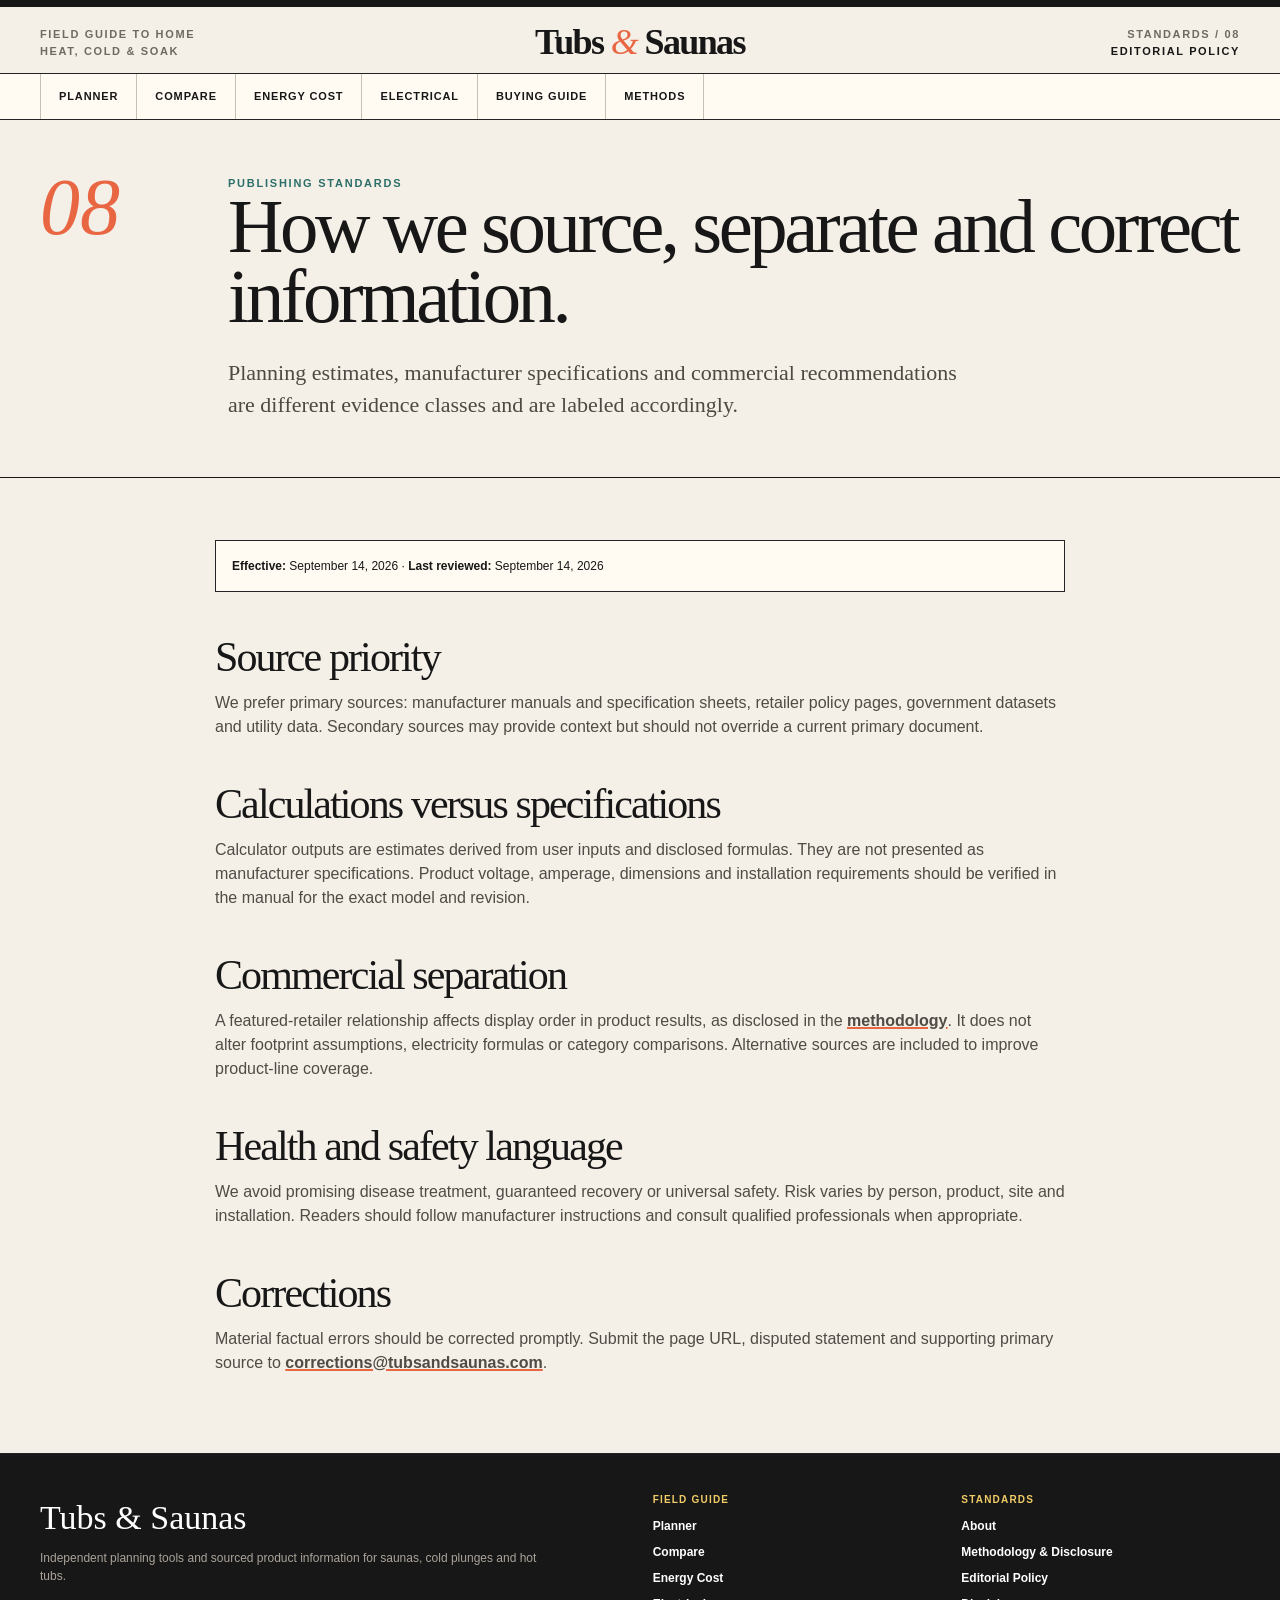
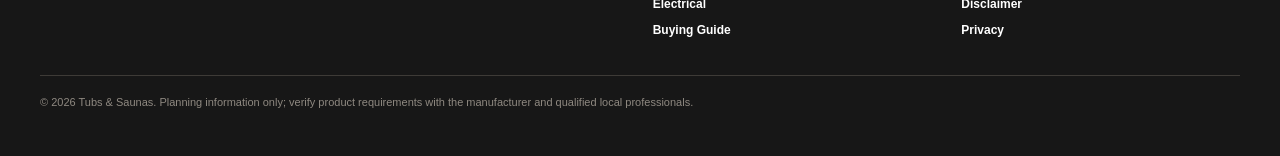
<file: editorial-policy/index.html>
<!doctype html>
<html lang="en">
<head><meta charset="utf-8"><meta name="viewport" content="width=device-width,initial-scale=1"><title>Editorial Policy | Tubs & Saunas</title><meta name="description" content="The sourcing, correction, recommendation and commercial-disclosure standards used by Tubs & Saunas."><link rel="canonical" href="https://tubsandsaunas.com/editorial-policy/"><link rel="stylesheet" href="/assets/styles.css"></head>
<body>
<header class="site-header"><div class="wrap masthead"><div class="mast-kicker">Field guide to home<br>heat, cold & soak</div><a class="brand" href="/">Tubs <i>&</i> Saunas</a><div class="mast-meta">Standards / 08<br><strong>Editorial policy</strong></div></div><div class="navbar"><div class="wrap"><nav class="navlinks"><a href="/#planner">Planner</a><a href="/compare/">Compare</a><a href="/cost-calculator/">Energy Cost</a><a href="/guides/electrical/">Electrical</a><a href="/buying-guide/">Buying Guide</a><a href="/methodology/">Methods</a></nav></div></div></header>
<main><section class="page-hero"><div class="wrap"><div class="index-mark">08</div><div><div class="eyebrow">Publishing standards</div><h1>How we source, separate and correct information.</h1><p class="lede">Planning estimates, manufacturer specifications and commercial recommendations are different evidence classes and are labeled accordingly.</p></div></div></section><section class="section"><article class="wrap article"><div class="policy-meta"><strong>Effective:</strong> September 14, 2026 · <strong>Last reviewed:</strong> September 14, 2026</div><h2>Source priority</h2><p>We prefer primary sources: manufacturer manuals and specification sheets, retailer policy pages, government datasets and utility data. Secondary sources may provide context but should not override a current primary document.</p><h2>Calculations versus specifications</h2><p>Calculator outputs are estimates derived from user inputs and disclosed formulas. They are not presented as manufacturer specifications. Product voltage, amperage, dimensions and installation requirements should be verified in the manual for the exact model and revision.</p><h2>Commercial separation</h2><p>A featured-retailer relationship affects display order in product results, as disclosed in the <a href="/methodology/">methodology</a>. It does not alter footprint assumptions, electricity formulas or category comparisons. Alternative sources are included to improve product-line coverage.</p><h2>Health and safety language</h2><p>We avoid promising disease treatment, guaranteed recovery or universal safety. Risk varies by person, product, site and installation. Readers should follow manufacturer instructions and consult qualified professionals when appropriate.</p><h2>Corrections</h2><p>Material factual errors should be corrected promptly. Submit the page URL, disputed statement and supporting primary source to <a href="mailto:corrections@tubsandsaunas.com">corrections@tubsandsaunas.com</a>.</p></article></section></main>
<footer><div class="wrap"><div class="footer-grid"><div><div class="footer-brand">Tubs & Saunas</div><p>Independent planning tools and sourced product information for saunas, cold plunges and hot tubs.</p></div><div class="footer-col"><strong>Field guide</strong><a href="/#planner">Planner</a><a href="/compare/">Compare</a><a href="/cost-calculator/">Energy Cost</a><a href="/guides/electrical/">Electrical</a><a href="/buying-guide/">Buying Guide</a></div><div class="footer-col"><strong>Standards</strong><a href="/about/">About</a><a href="/methodology/">Methodology & Disclosure</a><a href="/editorial-policy/">Editorial Policy</a><a href="/disclaimer/">Disclaimer</a><a href="/privacy/">Privacy</a></div></div><div class="footer-note">© 2026 Tubs & Saunas. Planning information only; verify product requirements with the manufacturer and qualified local professionals.</div></div></footer>
</body></html>
</file>
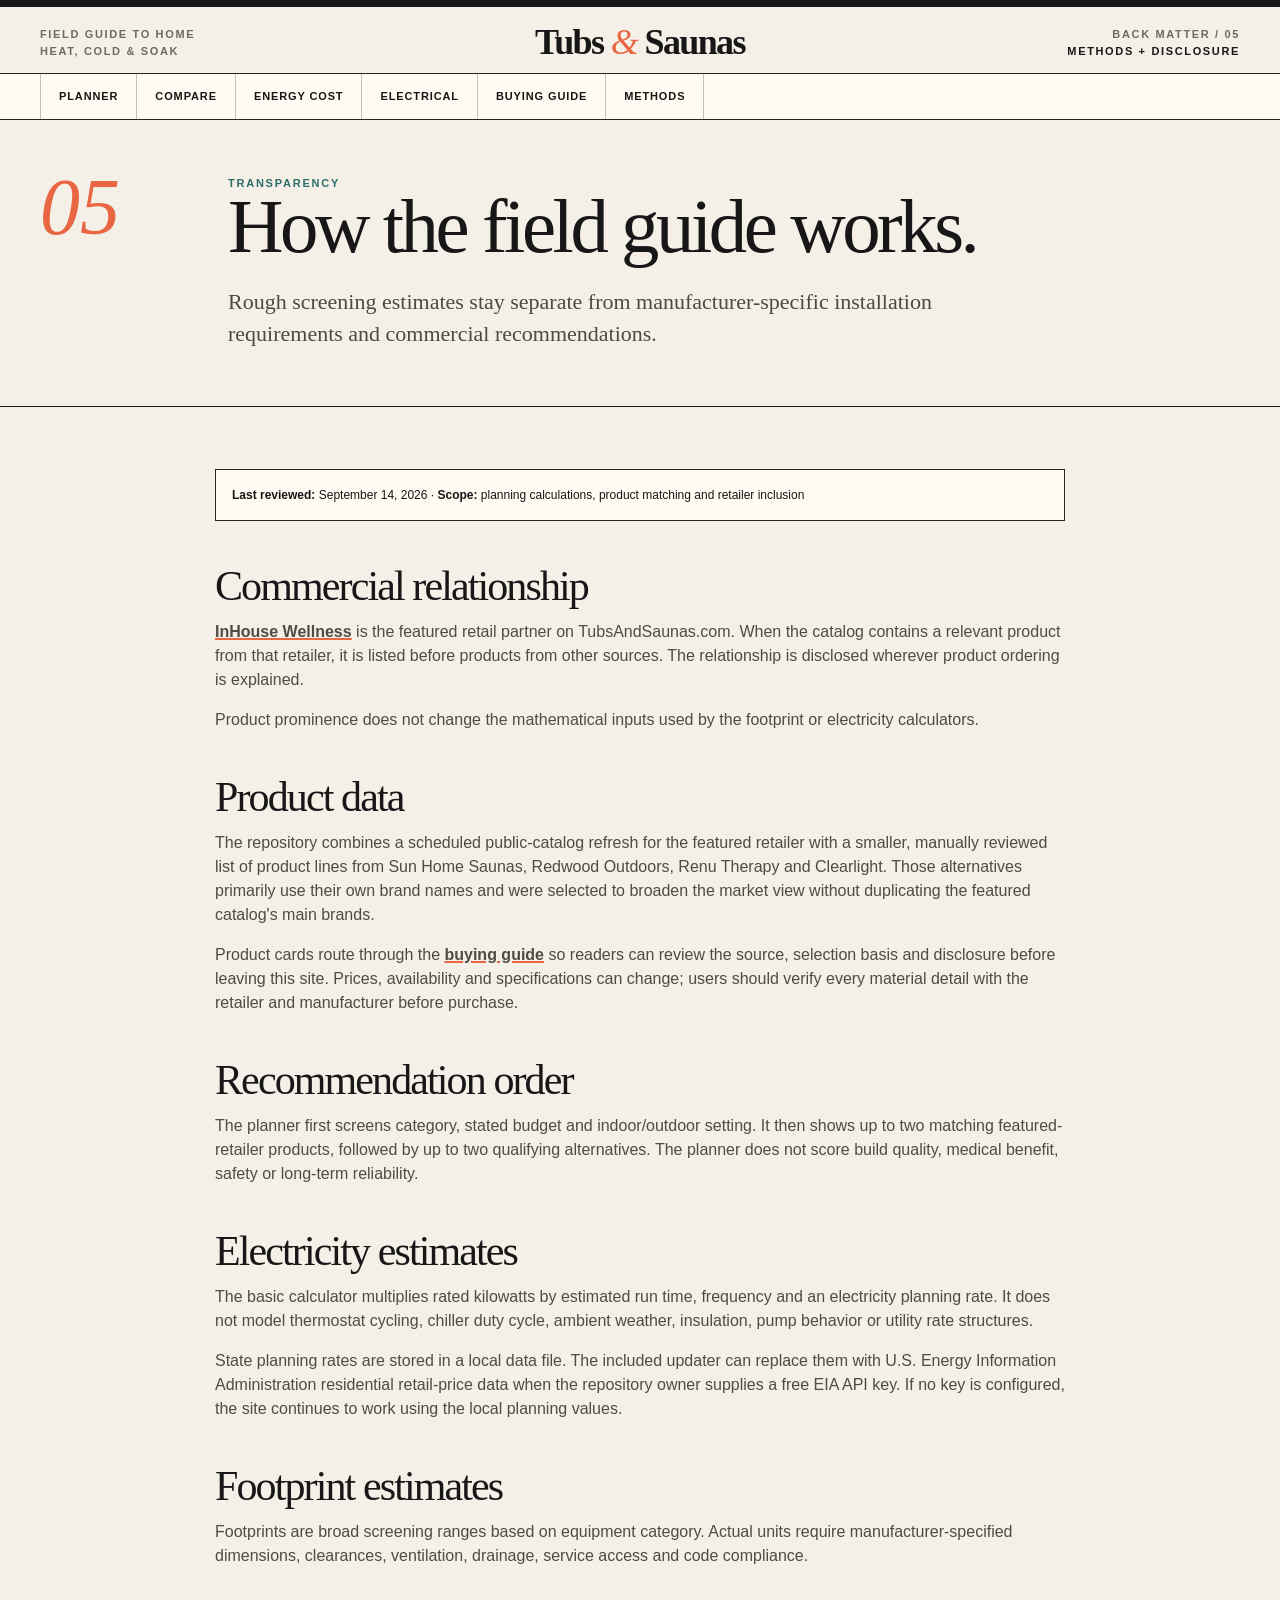
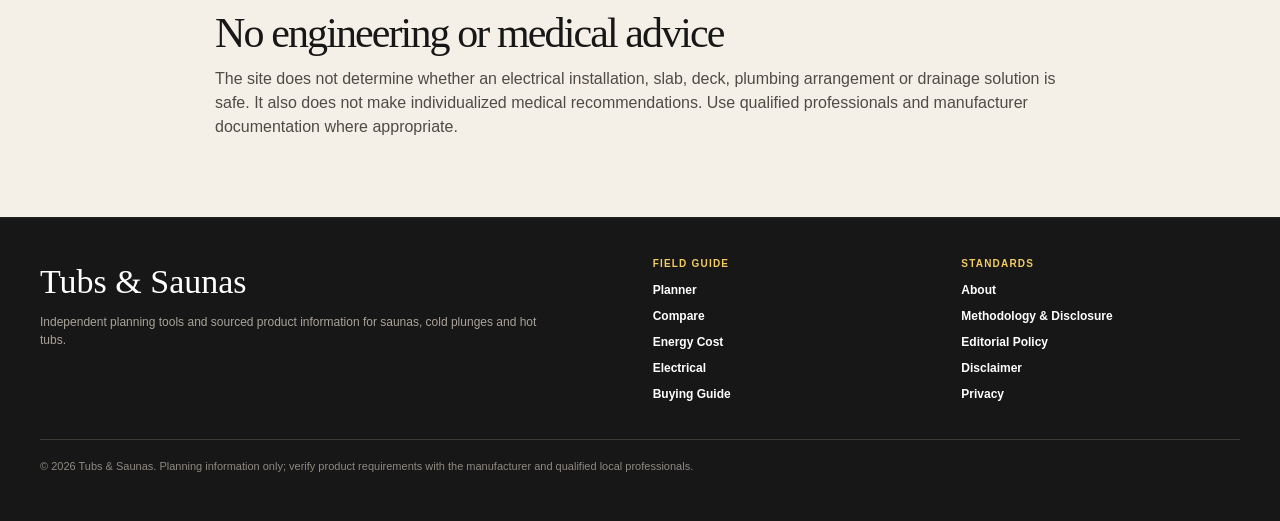
<file: methodology/index.html>
<!doctype html>
<html lang="en">
<head>
<meta charset="utf-8">
<meta name="viewport" content="width=device-width,initial-scale=1">
<title>Methodology & Disclosure | Tubs & Saunas</title>
<meta name="description" content="How Tubs & Saunas calculates planning recommendations, energy estimates and product matches.">
<link rel="canonical" href="https://tubsandsaunas.com/methodology/">
<link rel="stylesheet" href="/assets/styles.css">
</head>
<body>
<header class="site-header">
<div class="wrap masthead">
<div class="mast-kicker">Field guide to home<br>heat, cold & soak</div>
<a class="brand" href="/">Tubs <i>&</i> Saunas</a>
<div class="mast-meta">Back matter / 05<br>
<strong>Methods + disclosure</strong>
</div>
</div>
<div class="navbar">
<div class="wrap">
<nav class="navlinks">
<a href="/#planner">Planner</a>
<a href="/compare/">Compare</a>
<a href="/cost-calculator/">Energy Cost</a>
<a href="/guides/electrical/">Electrical</a>
<a href="/buying-guide/">Buying Guide</a>
<a href="/methodology/">Methods</a>
</nav>
</div>
</div>
</header>
<main>
<section class="page-hero">
<div class="wrap">
<div class="index-mark">05</div>
<div>
<div class="eyebrow">Transparency</div>
<h1>How the field guide works.</h1>
<p class="lede">Rough screening estimates stay separate from manufacturer-specific installation requirements and commercial recommendations.</p>
</div>
</div>
</section>
<section class="section">
<article class="wrap article">
<div class="policy-meta"><strong>Last reviewed:</strong> September 14, 2026 · <strong>Scope:</strong> planning calculations, product matching and retailer inclusion</div>
<h2>Commercial relationship</h2>
<p><a href="/buying-guide/#inhouse-wellness">InHouse Wellness</a> is the featured retail partner on TubsAndSaunas.com. When the catalog contains a relevant product from that retailer, it is listed before products from other sources. The relationship is disclosed wherever product ordering is explained.</p>
<p>Product prominence does not change the mathematical inputs used by the footprint or electricity calculators.</p>
<h2>Product data</h2>
<p>The repository combines a scheduled public-catalog refresh for the featured retailer with a smaller, manually reviewed list of product lines from Sun Home Saunas, Redwood Outdoors, Renu Therapy and Clearlight. Those alternatives primarily use their own brand names and were selected to broaden the market view without duplicating the featured catalog's main brands.</p>
<p>Product cards route through the <a href="/buying-guide/">buying guide</a> so readers can review the source, selection basis and disclosure before leaving this site. Prices, availability and specifications can change; users should verify every material detail with the retailer and manufacturer before purchase.</p>
<h2>Recommendation order</h2>
<p>The planner first screens category, stated budget and indoor/outdoor setting. It then shows up to two matching featured-retailer products, followed by up to two qualifying alternatives. The planner does not score build quality, medical benefit, safety or long-term reliability.</p>
<h2>Electricity estimates</h2>
<p>The basic calculator multiplies rated kilowatts by estimated run time, frequency and an electricity planning rate. It does not model thermostat cycling, chiller duty cycle, ambient weather, insulation, pump behavior or utility rate structures.</p>
<p>State planning rates are stored in a local data file. The included updater can replace them with U.S. Energy Information Administration residential retail-price data when the repository owner supplies a free EIA API key. If no key is configured, the site continues to work using the local planning values.</p>
<h2>Footprint estimates</h2>
<p>Footprints are broad screening ranges based on equipment category. Actual units require manufacturer-specified dimensions, clearances, ventilation, drainage, service access and code compliance.</p>
<h2>No engineering or medical advice</h2>
<p>The site does not determine whether an electrical installation, slab, deck, plumbing arrangement or drainage solution is safe. It also does not make individualized medical recommendations. Use qualified professionals and manufacturer documentation where appropriate.</p>
</article>
</section>
</main>
<footer><div class="wrap"><div class="footer-grid"><div><div class="footer-brand">Tubs & Saunas</div><p>Independent planning tools and sourced product information for saunas, cold plunges and hot tubs.</p></div><div class="footer-col"><strong>Field guide</strong><a href="/#planner">Planner</a><a href="/compare/">Compare</a><a href="/cost-calculator/">Energy Cost</a><a href="/guides/electrical/">Electrical</a><a href="/buying-guide/">Buying Guide</a></div><div class="footer-col"><strong>Standards</strong><a href="/about/">About</a><a href="/methodology/">Methodology & Disclosure</a><a href="/editorial-policy/">Editorial Policy</a><a href="/disclaimer/">Disclaimer</a><a href="/privacy/">Privacy</a></div></div><div class="footer-note">© 2026 Tubs & Saunas. Planning information only; verify product requirements with the manufacturer and qualified local professionals.</div></div></footer>
</body>
</html>
</file>
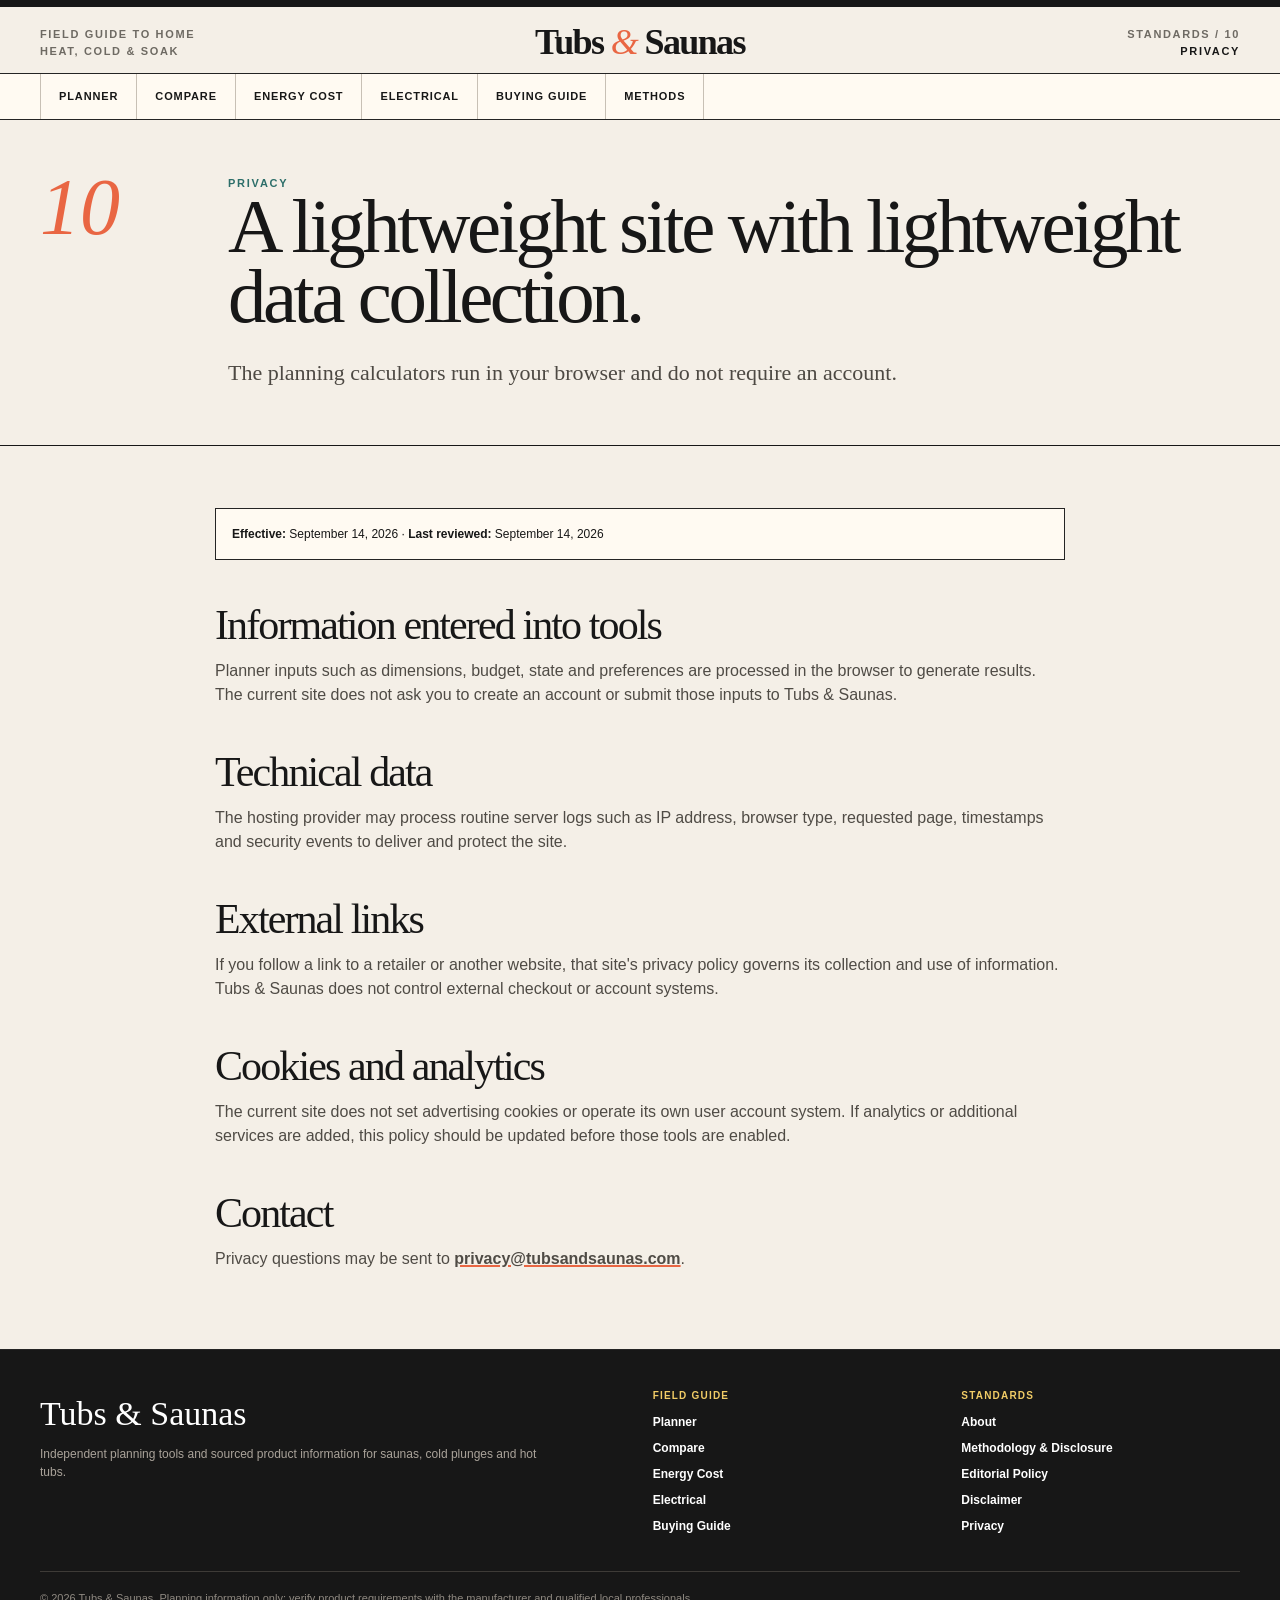
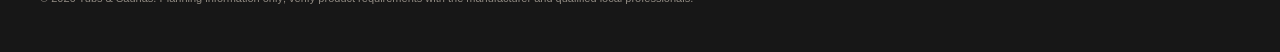
<file: privacy/index.html>
<!doctype html>
<html lang="en">
<head><meta charset="utf-8"><meta name="viewport" content="width=device-width,initial-scale=1"><title>Privacy Policy | Tubs & Saunas</title><meta name="description" content="Privacy information for visitors using TubsAndSaunas.com planning tools and pages."><link rel="canonical" href="https://tubsandsaunas.com/privacy/"><link rel="stylesheet" href="/assets/styles.css"></head>
<body>
<header class="site-header"><div class="wrap masthead"><div class="mast-kicker">Field guide to home<br>heat, cold & soak</div><a class="brand" href="/">Tubs <i>&</i> Saunas</a><div class="mast-meta">Standards / 10<br><strong>Privacy</strong></div></div><div class="navbar"><div class="wrap"><nav class="navlinks"><a href="/#planner">Planner</a><a href="/compare/">Compare</a><a href="/cost-calculator/">Energy Cost</a><a href="/guides/electrical/">Electrical</a><a href="/buying-guide/">Buying Guide</a><a href="/methodology/">Methods</a></nav></div></div></header>
<main><section class="page-hero"><div class="wrap"><div class="index-mark">10</div><div><div class="eyebrow">Privacy</div><h1>A lightweight site with lightweight data collection.</h1><p class="lede">The planning calculators run in your browser and do not require an account.</p></div></div></section><section class="section"><article class="wrap article"><div class="policy-meta"><strong>Effective:</strong> September 14, 2026 · <strong>Last reviewed:</strong> September 14, 2026</div><h2>Information entered into tools</h2><p>Planner inputs such as dimensions, budget, state and preferences are processed in the browser to generate results. The current site does not ask you to create an account or submit those inputs to Tubs & Saunas.</p><h2>Technical data</h2><p>The hosting provider may process routine server logs such as IP address, browser type, requested page, timestamps and security events to deliver and protect the site.</p><h2>External links</h2><p>If you follow a link to a retailer or another website, that site's privacy policy governs its collection and use of information. Tubs & Saunas does not control external checkout or account systems.</p><h2>Cookies and analytics</h2><p>The current site does not set advertising cookies or operate its own user account system. If analytics or additional services are added, this policy should be updated before those tools are enabled.</p><h2>Contact</h2><p>Privacy questions may be sent to <a href="mailto:privacy@tubsandsaunas.com">privacy@tubsandsaunas.com</a>.</p></article></section></main>
<footer><div class="wrap"><div class="footer-grid"><div><div class="footer-brand">Tubs & Saunas</div><p>Independent planning tools and sourced product information for saunas, cold plunges and hot tubs.</p></div><div class="footer-col"><strong>Field guide</strong><a href="/#planner">Planner</a><a href="/compare/">Compare</a><a href="/cost-calculator/">Energy Cost</a><a href="/guides/electrical/">Electrical</a><a href="/buying-guide/">Buying Guide</a></div><div class="footer-col"><strong>Standards</strong><a href="/about/">About</a><a href="/methodology/">Methodology & Disclosure</a><a href="/editorial-policy/">Editorial Policy</a><a href="/disclaimer/">Disclaimer</a><a href="/privacy/">Privacy</a></div></div><div class="footer-note">© 2026 Tubs & Saunas. Planning information only; verify product requirements with the manufacturer and qualified local professionals.</div></div></footer>
</body></html>
</file>
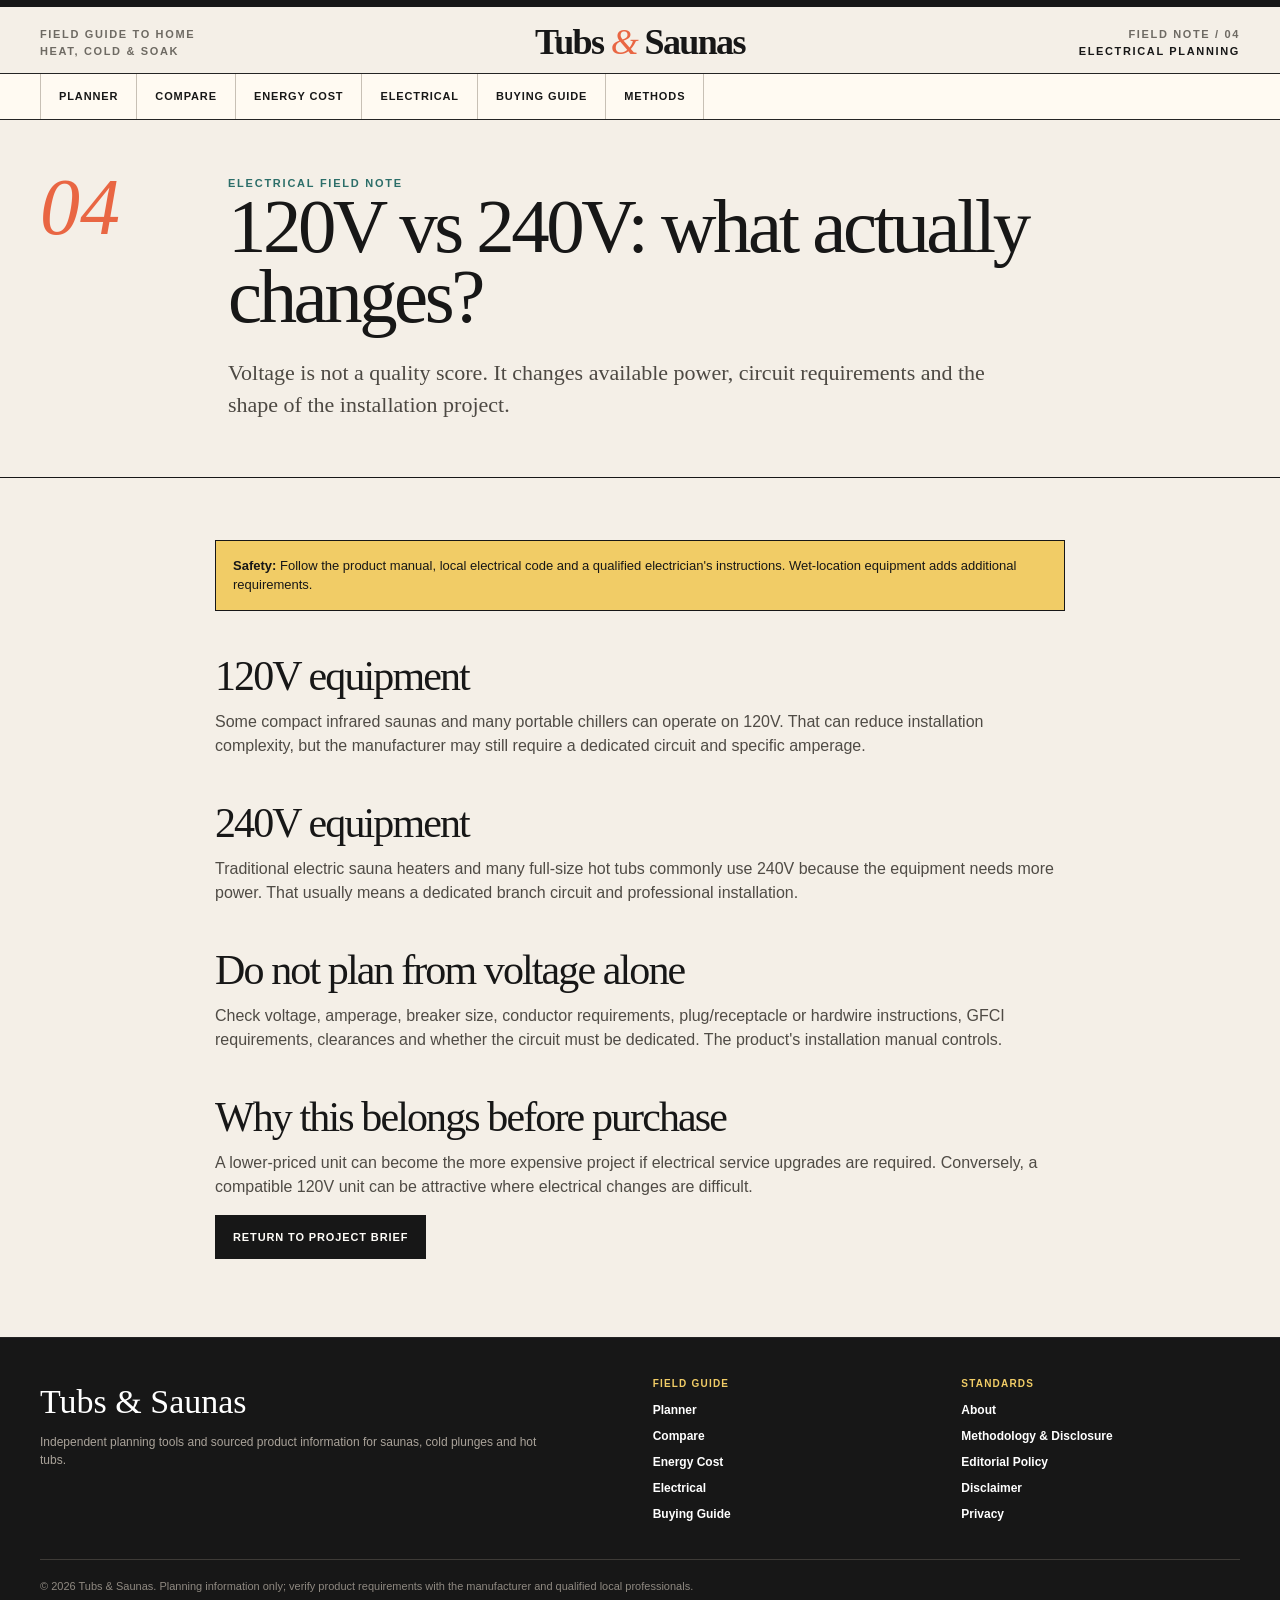
<file: guides/electrical/index.html>
<!doctype html>
<html lang="en">
<head>
<meta charset="utf-8">
<meta name="viewport" content="width=device-width,initial-scale=1">
<title>120V vs 240V for Saunas, Plunges & Hot Tubs | Tubs & Saunas</title>
<meta name="description" content="Understand common 120V and 240V planning considerations for home saunas, cold plunges and hot tubs.">
<link rel="canonical" href="https://tubsandsaunas.com/guides/electrical/">
<link rel="stylesheet" href="/assets/styles.css">
</head>
<body>
<header class="site-header">
<div class="wrap masthead">
<div class="mast-kicker">Field guide to home<br>heat, cold & soak</div>
<a class="brand" href="/">Tubs <i>&</i> Saunas</a>
<div class="mast-meta">Field note / 04<br>
<strong>Electrical planning</strong>
</div>
</div>
<div class="navbar">
<div class="wrap">
<nav class="navlinks">
<a href="/#planner">Planner</a>
<a href="/compare/">Compare</a>
<a href="/cost-calculator/">Energy Cost</a>
<a href="/guides/electrical/">Electrical</a>
<a href="/buying-guide/">Buying Guide</a>
<a href="/methodology/">Methods</a>
</nav>
</div>
</div>
</header>
<main>
<section class="page-hero">
<div class="wrap">
<div class="index-mark">04</div>
<div>
<div class="eyebrow">Electrical field note</div>
<h1>120V vs 240V: what actually changes?</h1>
<p class="lede">Voltage is not a quality score. It changes available power, circuit requirements and the shape of the installation project.</p>
</div>
</div>
</section>
<section class="section">
<article class="wrap article">
<div class="notice">
<strong>Safety:</strong> Follow the product manual, local electrical code and a qualified electrician's instructions. Wet-location equipment adds additional requirements.</div>
<h2>120V equipment</h2>
<p>Some compact infrared saunas and many portable chillers can operate on 120V. That can reduce installation complexity, but the manufacturer may still require a dedicated circuit and specific amperage.</p>
<h2>240V equipment</h2>
<p>Traditional electric sauna heaters and many full-size hot tubs commonly use 240V because the equipment needs more power. That usually means a dedicated branch circuit and professional installation.</p>
<h2>Do not plan from voltage alone</h2>
<p>Check voltage, amperage, breaker size, conductor requirements, plug/receptacle or hardwire instructions, GFCI requirements, clearances and whether the circuit must be dedicated. The product's installation manual controls.</p>
<h2>Why this belongs before purchase</h2>
<p>A lower-priced unit can become the more expensive project if electrical service upgrades are required. Conversely, a compatible 120V unit can be attractive where electrical changes are difficult.</p>
<p>
<a class="btn" href="/#planner">Return to project brief</a>
</p>
</article>
</section>
</main>
<footer><div class="wrap"><div class="footer-grid"><div><div class="footer-brand">Tubs & Saunas</div><p>Independent planning tools and sourced product information for saunas, cold plunges and hot tubs.</p></div><div class="footer-col"><strong>Field guide</strong><a href="/#planner">Planner</a><a href="/compare/">Compare</a><a href="/cost-calculator/">Energy Cost</a><a href="/guides/electrical/">Electrical</a><a href="/buying-guide/">Buying Guide</a></div><div class="footer-col"><strong>Standards</strong><a href="/about/">About</a><a href="/methodology/">Methodology & Disclosure</a><a href="/editorial-policy/">Editorial Policy</a><a href="/disclaimer/">Disclaimer</a><a href="/privacy/">Privacy</a></div></div><div class="footer-note">© 2026 Tubs & Saunas. Planning information only; verify product requirements with the manufacturer and qualified local professionals.</div></div></footer>
</body>
</html>
</file>
<file: assets/styles.css>
:root{
  --paper:#f4efe7;
  --paper-2:#fffaf2;
  --ink:#171717;
  --muted:#6e6a63;
  --rule:#242424;
  --orange:#e96643;
  --red:#e96643;
  --aqua:#b9ddd7;
  --aqua-dark:#2c6e69;
  --blue:#183a4a;
  --yellow:#f1cc66;
  --white:#fffdf8;
  --shadow:8px 8px 0 rgba(23,23,23,.13);
}
*{box-sizing:border-box}
html{scroll-behavior:smooth}
body{margin:0;background:var(--paper);color:var(--ink);font-family:Arial,Helvetica,sans-serif;line-height:1.5}
a{color:inherit}
.wrap{width:min(1200px,calc(100% - 40px));margin:auto}

/* Masthead */
.site-header{background:var(--paper);border-top:7px solid var(--ink);border-bottom:1px solid var(--rule)}
.masthead{display:grid;grid-template-columns:1fr auto 1fr;align-items:end;gap:24px;padding:18px 0 14px}
.mast-kicker,.mast-meta{font-size:11px;text-transform:uppercase;letter-spacing:.15em;font-weight:800;color:var(--muted)}
.mast-meta{text-align:right}.mast-meta strong{color:var(--ink)}
.brand{font-family:Georgia,"Times New Roman",serif;text-decoration:none;font-weight:700;font-size:36px;letter-spacing:-.045em;line-height:.95;white-space:nowrap}
.brand i{font-style:italic;color:var(--orange);font-weight:400}
.navbar{border-top:1px solid var(--rule);background:var(--paper-2)}
.navbar .wrap{display:flex;align-items:center;justify-content:space-between;min-height:45px;gap:18px}
.navlinks{display:flex;align-items:center;gap:0;flex-wrap:wrap}
.navlinks a{text-decoration:none;text-transform:uppercase;letter-spacing:.08em;font-size:11px;font-weight:900;padding:14px 18px;border-right:1px solid #c8c0b5}
.navlinks a:first-child{border-left:1px solid #c8c0b5}
.navlinks a:hover{background:var(--yellow)}
.partner-link{font-size:12px;font-weight:800;text-decoration:none;border-bottom:2px solid var(--orange)}

/* Type */
.eyebrow,.label{font-size:11px;text-transform:uppercase;letter-spacing:.16em;font-weight:900;color:var(--aqua-dark)}
h1,h2,h3,p{margin-top:0}
h1,h2{font-family:Georgia,"Times New Roman",serif;letter-spacing:-.045em}
h1{font-size:clamp(50px,7.2vw,96px);line-height:.92;font-weight:500;margin-bottom:24px}
h2{font-size:clamp(36px,4.6vw,62px);line-height:1;margin-bottom:18px;font-weight:500}
h3{font-size:20px;line-height:1.15;margin-bottom:10px}
.lede{font-family:Georgia,"Times New Roman",serif;font-size:22px;line-height:1.45;color:#4d4943;max-width:760px}
.muted{color:var(--muted)}

/* Buttons */
.btn{display:inline-flex;align-items:center;justify-content:center;gap:8px;background:var(--ink);color:var(--white);border:1px solid var(--ink);padding:13px 17px;text-decoration:none;text-transform:uppercase;letter-spacing:.08em;font-size:11px;font-weight:900;cursor:pointer;border-radius:0}
.btn:hover{background:var(--orange);border-color:var(--orange)}
.btn.alt{background:transparent;color:var(--ink)}
.btn.alt:hover{background:var(--aqua);border-color:var(--ink)}
.mini-nav{display:flex;gap:8px;flex-wrap:wrap;margin-top:30px}
.mini-nav a{text-decoration:none;border:1px solid var(--ink);padding:10px 12px;background:var(--paper-2);font-size:11px;text-transform:uppercase;letter-spacing:.06em;font-weight:900}
.mini-nav a:hover{background:var(--yellow)}

/* Homepage hero */
.hero{padding:54px 0 46px;border-bottom:1px solid var(--rule)}
.hero-grid{display:grid;grid-template-columns:minmax(0,1.3fr) minmax(320px,.7fr);gap:56px;align-items:stretch}
.hero-copy{padding-top:18px}
.hero-copy h1 em{color:var(--orange);font-weight:400}
.hero-visual{position:relative;background:var(--blue);color:white;min-height:490px;border:1px solid var(--ink);box-shadow:var(--shadow);overflow:hidden;padding:30px}
.hero-visual:before{content:"";position:absolute;width:235px;height:235px;border-radius:50%;background:var(--orange);right:-55px;top:-48px}
.hero-visual:after{content:"";position:absolute;width:220px;height:90px;background:var(--aqua);left:44px;bottom:56px;transform:rotate(-7deg)}
.hero-visual .issue{position:relative;z-index:2;font-size:11px;letter-spacing:.18em;text-transform:uppercase;font-weight:900}
.hero-visual .big-word{position:absolute;z-index:2;right:18px;bottom:6px;font-family:Georgia,"Times New Roman",serif;font-size:92px;line-height:.8;font-style:italic;color:var(--yellow);writing-mode:vertical-rl;transform:rotate(180deg)}
.hero-visual .stack{position:absolute;z-index:3;left:34px;top:115px;width:62%;display:grid;gap:13px}
.hero-visual .stack div{border:1px solid rgba(255,255,255,.8);padding:14px 16px;background:rgba(255,255,255,.06);backdrop-filter:blur(3px);font-family:Georgia,"Times New Roman",serif;font-size:26px}
.hero-visual .stack small{display:block;font-family:Arial,Helvetica,sans-serif;font-size:10px;text-transform:uppercase;letter-spacing:.14em;margin-bottom:4px;color:#d9ece8}

/* Editorial dividers */
.section{padding:62px 0;border-bottom:1px solid var(--rule)}
.section-head{display:grid;grid-template-columns:1fr 360px;gap:50px;align-items:end;margin-bottom:30px}
.section-head p{margin:0;color:var(--muted);font-size:14px}
.section-number{font-family:Georgia,"Times New Roman",serif;font-size:54px;font-style:italic;color:var(--orange);line-height:1}
.rule-title{display:grid;grid-template-columns:auto 1fr;gap:18px;align-items:center;margin-bottom:26px}.rule-title:after{content:"";height:1px;background:var(--ink)}

/* Planner */
.planner{display:grid;grid-template-columns:minmax(330px,.8fr) minmax(0,1.2fr);border:1px solid var(--ink);background:var(--paper-2);box-shadow:var(--shadow)}
.panel{padding:30px}.planner>.panel:first-child{border-right:1px solid var(--ink);background:#efe6d8}
.panel-title{display:flex;align-items:baseline;justify-content:space-between;border-bottom:3px solid var(--ink);padding-bottom:10px;margin-bottom:22px}
.panel-title strong{font-family:Georgia,"Times New Roman",serif;font-size:28px;font-weight:500}.panel-title span{font-size:10px;text-transform:uppercase;letter-spacing:.14em;font-weight:900}
.field{margin:0 0 24px}.field:last-child{margin-bottom:0}
.field>label{display:block;font-size:11px;text-transform:uppercase;letter-spacing:.09em;font-weight:900;margin-bottom:9px}
.field input,.field select{width:100%;background:var(--white);border:1px solid var(--ink);border-radius:0;padding:13px 12px;color:var(--ink);font:inherit;outline:none}
.field input:focus,.field select:focus{box-shadow:0 0 0 3px var(--yellow)}
.field small{display:block;color:var(--muted);margin-top:5px;font-size:11px}
.input-row{display:grid;grid-template-columns:1fr 1fr;gap:10px}
.seg{display:grid;grid-template-columns:repeat(2,1fr);border:1px solid var(--ink)}
.seg button{padding:11px 8px;border:0;border-right:1px solid var(--ink);border-bottom:1px solid var(--ink);background:var(--white);font-size:11px;font-weight:900;text-transform:uppercase;letter-spacing:.04em;cursor:pointer;color:var(--ink)}
.seg button:nth-child(2n){border-right:0}.seg button:nth-last-child(-n+2){border-bottom:0}.seg button.active{background:var(--orange);color:#fff}

.result-panel{background:var(--white)}
.result-hero{background:var(--aqua);border:1px solid var(--ink);padding:22px;margin-bottom:16px}
.result-hero strong{display:block;font-family:Georgia,"Times New Roman",serif;font-size:36px;line-height:1.05;font-weight:500;margin:8px 0 9px}
.result-hero p{margin-bottom:0}
.result-grid{display:grid;grid-template-columns:repeat(4,1fr);border:1px solid var(--ink);margin-top:14px}
.result-card{padding:15px;border-right:1px solid var(--ink);min-height:94px;background:var(--paper-2)}
.result-card:last-child{border-right:0}.result-card span{display:block;font-size:10px;text-transform:uppercase;letter-spacing:.09em;font-weight:800;color:var(--muted);margin-bottom:8px}.result-card b{font-family:Georgia,"Times New Roman",serif;font-size:20px;line-height:1.1}
.notice{padding:15px 17px;border:1px solid var(--ink);background:var(--yellow);font-size:13px}.hide{display:none!important}

/* Blueprint */
.layout-preview{margin-top:18px;background:var(--blue);color:white;border:1px solid var(--ink);padding:16px}
.layout-preview .label{color:#cbe5df;margin-bottom:10px}.yard{height:210px;position:relative;border:1px solid rgba(255,255,255,.7);background-image:linear-gradient(rgba(255,255,255,.12) 1px,transparent 1px),linear-gradient(90deg,rgba(255,255,255,.12) 1px,transparent 1px);background-size:18px 18px;overflow:hidden}
.unit-block{position:absolute;display:flex;align-items:center;justify-content:center;text-align:center;padding:8px;font-size:10px;letter-spacing:.1em;font-weight:900;border:2px solid white;color:white;background:transparent}
.unit-sauna{left:7%;top:12%;width:47%;height:62%}.unit-plunge{right:8%;bottom:10%;width:26%;height:45%;border-radius:50%}.unit-hot{left:17%;top:15%;width:66%;height:70%;border-radius:45%}.unit-seat{right:7%;top:9%;width:29%;height:28%;border-style:dashed}
.layout-caption{font-size:10px;color:#b9c8cf;margin-top:8px;text-transform:uppercase;letter-spacing:.06em}

/* Recommendations */
.recommend{margin-top:24px;border-top:3px solid var(--ink);padding-top:18px}.recommend h3{font-family:Georgia,"Times New Roman",serif;font-size:30px;font-weight:500}
.recommend-list{display:grid;gap:0;border:1px solid var(--ink)}
.rec{display:grid;grid-template-columns:1fr auto;align-items:center;gap:15px;padding:16px;border-bottom:1px solid var(--ink);background:var(--white)}.rec:last-child{border-bottom:0}.rec:nth-child(even){background:#f3e7d7}.rec small{color:var(--muted)}.rec .price{font-family:Georgia,"Times New Roman",serif;font-size:22px;font-weight:700}.rec a{color:var(--aqua-dark);font-weight:900;text-decoration:none;border-bottom:1px solid var(--aqua-dark)}

/* Feature strips */
.cards{display:grid;grid-template-columns:repeat(3,1fr);border:1px solid var(--ink);box-shadow:var(--shadow)}
.feature{padding:28px;min-height:260px;border-right:1px solid var(--ink);background:var(--paper-2)}.feature:last-child{border-right:0}.feature:nth-child(2){background:var(--aqua)}.feature:nth-child(3){background:var(--orange);color:white}.feature:nth-child(3) p{color:#fff1eb}.feature .icon{font-family:Georgia,"Times New Roman",serif;font-style:italic;font-size:56px;margin-bottom:35px;line-height:1}.feature p{color:var(--muted);margin-bottom:0;font-size:14px}

/* CTA */
.callout{display:grid;grid-template-columns:1.2fr .8fr;align-items:end;gap:44px;background:var(--yellow);border:1px solid var(--ink);padding:34px;box-shadow:var(--shadow)}.callout h2{margin-bottom:8px}.callout p{max-width:660px;margin-bottom:0}.callout-actions{display:flex;gap:8px;justify-content:flex-end;flex-wrap:wrap}

/* Interior pages */
.page-hero{padding:55px 0 34px;border-bottom:1px solid var(--ink)}
.page-hero .wrap{display:grid;grid-template-columns:160px 1fr;gap:28px;align-items:start}.page-hero .index-mark{font-family:Georgia,"Times New Roman",serif;color:var(--orange);font-size:80px;font-style:italic;line-height:.8}.page-hero h1{font-size:clamp(48px,6vw,82px)}
.article{max-width:850px}.article p,.article li{color:#4f4b45}.article h2{font-size:42px;margin:44px 0 13px}.article h3{font-family:Georgia,"Times New Roman",serif;font-size:27px;margin-top:30px;font-weight:500}.article a:not(.btn){font-weight:800;text-decoration-thickness:2px;text-decoration-color:var(--orange)}

/* Comparison */
.table-shell{border:1px solid var(--ink);box-shadow:var(--shadow);overflow:auto;background:var(--white)}
.compare-table{width:100%;min-width:780px;border-collapse:collapse}.compare-table th,.compare-table td{padding:16px;border-right:1px solid var(--ink);border-bottom:1px solid var(--ink);text-align:left;vertical-align:top}.compare-table th:last-child,.compare-table td:last-child{border-right:0}.compare-table tr:last-child td{border-bottom:0}.compare-table th{font-family:Georgia,"Times New Roman",serif;font-size:22px;background:var(--blue);color:white}.compare-table th:first-child{background:var(--ink)}.compare-table td:first-child{font-size:11px;text-transform:uppercase;letter-spacing:.06em;font-weight:900;background:#eee4d6;width:180px}.compare-table tr:nth-child(even) td:not(:first-child){background:#fbf4ea}.score{display:inline-block;background:var(--yellow);border:1px solid var(--ink);padding:4px 7px;font-size:10px;text-transform:uppercase;letter-spacing:.06em;font-weight:900}

/* Cost calculator */
.cost-box{display:grid;grid-template-columns:.85fr 1.15fr;border:1px solid var(--ink);box-shadow:var(--shadow)}.cost-box>.panel:first-child{background:#efe6d8;border-right:1px solid var(--ink)}.big-number{font-family:Georgia,"Times New Roman",serif;font-size:80px;letter-spacing:-.055em;line-height:.95;color:var(--orange);margin:9px 0}.cost-box .result-grid{grid-template-columns:repeat(2,1fr)}.cost-box .result-card:nth-child(2){border-right:0}.cost-box .result-card:nth-child(-n+2){border-bottom:1px solid var(--ink)}

/* Footer */
footer{background:var(--ink);color:#e8e0d4;padding:38px 0 46px}.footer-grid{display:grid;grid-template-columns:minmax(240px,1.15fr) repeat(2,minmax(150px,.55fr));gap:30px;align-items:start}.footer-brand{font-family:Georgia,"Times New Roman",serif;font-size:34px;color:white}.footer-grid p{max-width:520px;color:#aaa39a;font-size:12px;margin:6px 0 0}.footer-col strong{display:block;color:var(--yellow);font-size:10px;text-transform:uppercase;letter-spacing:.12em;margin-bottom:10px}.footer-col a{display:block;color:white;text-decoration:none;font-size:12px;font-weight:700;margin:8px 0}.footer-col a:hover{text-decoration:underline}.footer-note{border-top:1px solid #3e3b37;margin-top:28px;padding-top:18px;color:#8f8981;font-size:11px}.retailer-grid{display:grid;grid-template-columns:repeat(2,minmax(0,1fr));gap:18px;margin:24px 0}.retailer-card{border:1px solid var(--rule);background:var(--paper-2);padding:24px;position:relative}.retailer-card.featured{border:2px solid var(--ink);box-shadow:8px 8px 0 var(--yellow)}.retailer-card h2,.retailer-card h3{margin-top:0}.retailer-card .tag{display:inline-block;background:var(--yellow);border:1px solid var(--ink);padding:5px 8px;font-size:10px;font-weight:900;letter-spacing:.08em;text-transform:uppercase;margin-bottom:14px}.source-list{padding-left:20px}.source-list li{margin:8px 0}.naked-button{display:inline-block;background:var(--ink);color:white!important;text-decoration:none;padding:14px 18px;border:2px solid var(--ink);font-weight:900;letter-spacing:.02em}.naked-button:hover{background:var(--red);border-color:var(--red)}.featured-rec{border-left:5px solid var(--yellow)}.policy-meta{border:1px solid var(--rule);background:var(--paper-2);padding:16px;margin:0 0 26px;font-size:12px}.link-note{font-size:12px;color:var(--muted)}

@media(max-width:900px){
  .masthead{grid-template-columns:1fr auto}.mast-kicker{display:none}.mast-meta{font-size:9px}.brand{font-size:30px}
  .navbar .wrap{display:block}.navlinks{overflow:auto;flex-wrap:nowrap}.partner-link{display:none}.footer-grid,.retailer-grid{grid-template-columns:1fr}
  .hero-grid,.planner,.section-head,.callout,.cost-box,.page-hero .wrap{grid-template-columns:1fr}.hero-visual{min-height:380px}.planner>.panel:first-child,.cost-box>.panel:first-child{border-right:0;border-bottom:1px solid var(--ink)}
  .result-grid{grid-template-columns:repeat(2,1fr)}.result-card:nth-child(2){border-right:0}.result-card:nth-child(-n+2){border-bottom:1px solid var(--ink)}
  .cards{grid-template-columns:1fr}.feature{border-right:0;border-bottom:1px solid var(--ink);min-height:0}.feature:last-child{border-bottom:0}.callout-actions{justify-content:flex-start}.page-hero .index-mark{font-size:55px}
}
@media(max-width:560px){
  .wrap{width:min(100% - 24px,1200px)}.site-header{border-top-width:5px}.masthead{grid-template-columns:1fr}.mast-meta{display:none}.brand{font-size:28px}.navlinks a{padding:12px 12px;font-size:10px}
  .hero{padding-top:28px}.hero-grid{gap:30px}.hero-visual{min-height:330px}.hero-visual .big-word{font-size:70px}.hero-visual .stack{left:20px;top:85px;width:70%}.hero-visual .stack div{font-size:20px}.section{padding:44px 0}.panel{padding:20px}.input-row{grid-template-columns:1fr}.seg{grid-template-columns:1fr}.seg button{border-right:0;border-bottom:1px solid var(--ink)!important}.seg button:last-child{border-bottom:0!important}.result-grid{grid-template-columns:1fr}.result-card{border-right:0!important;border-bottom:1px solid var(--ink)!important}.result-card:last-child{border-bottom:0!important}.rec{grid-template-columns:1fr}.page-hero{padding-top:35px}.page-hero .index-mark{font-size:42px}.big-number{font-size:62px}
}
</file>
